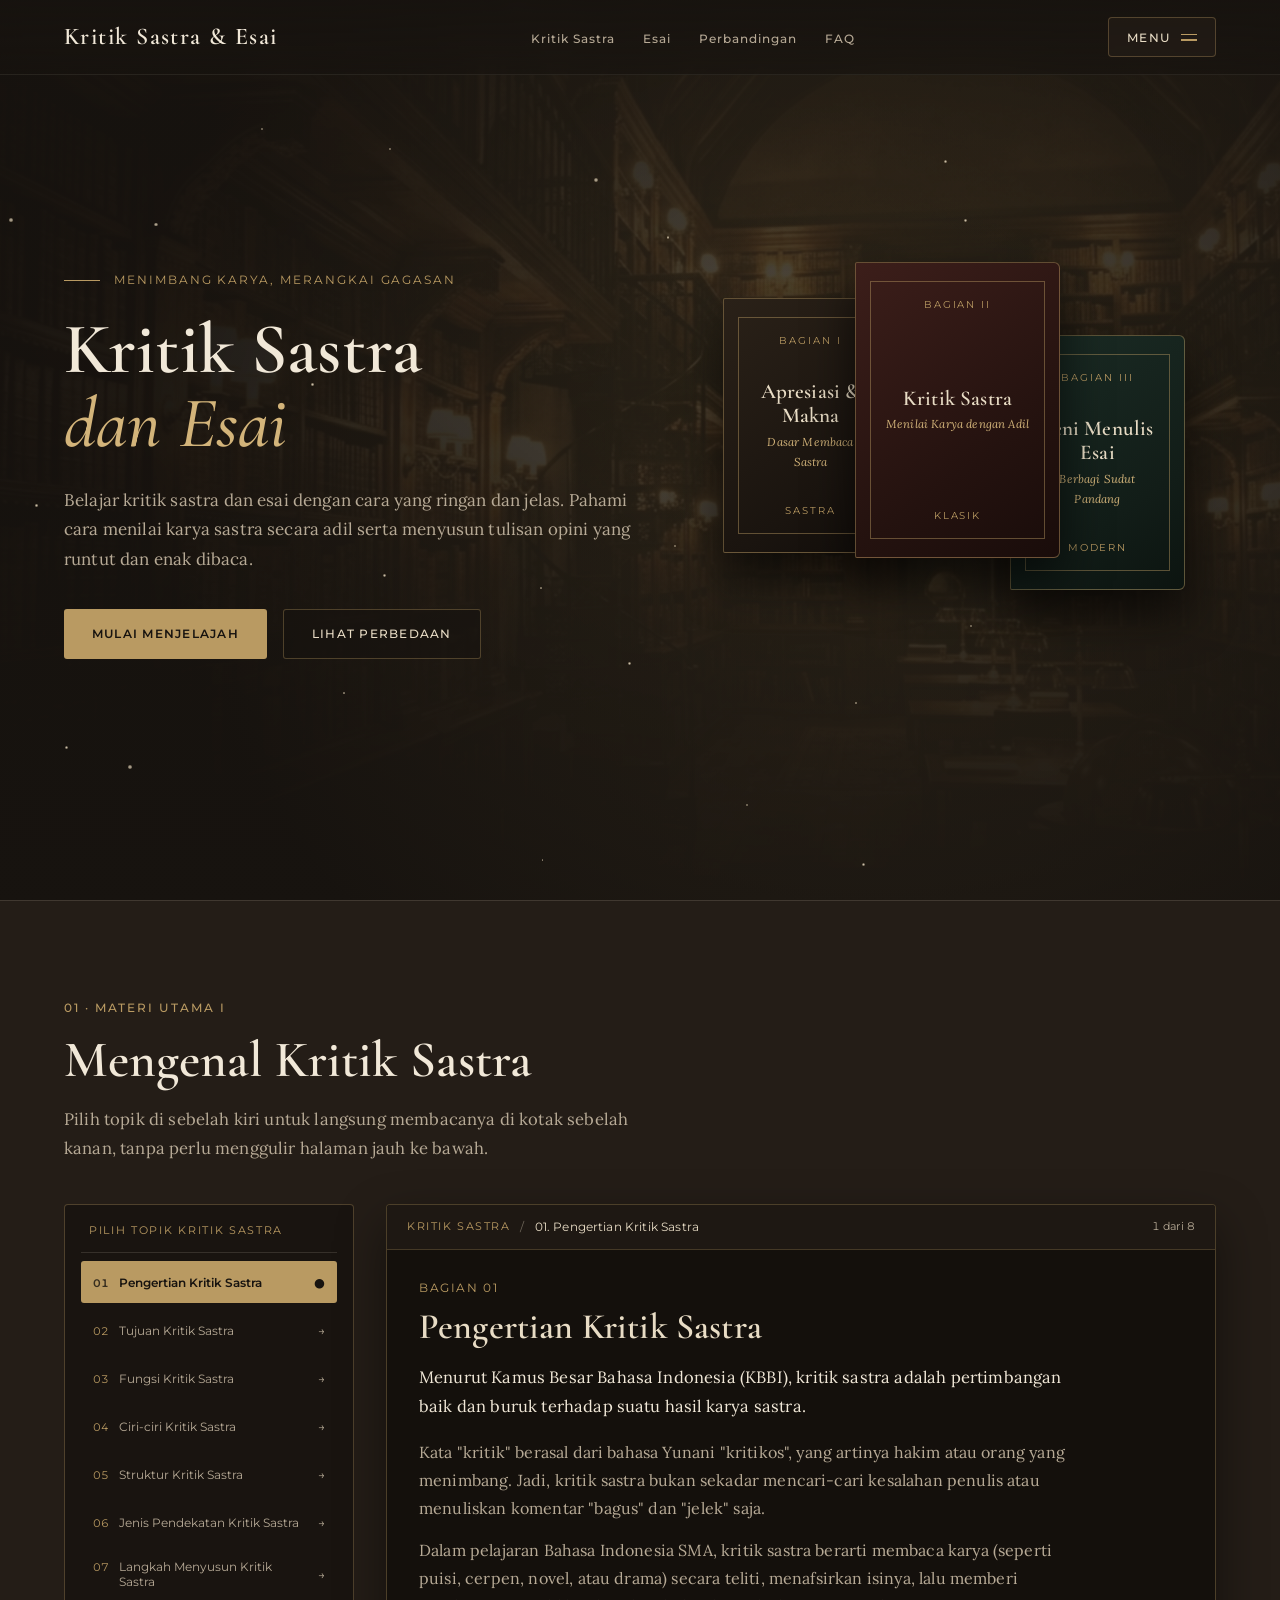
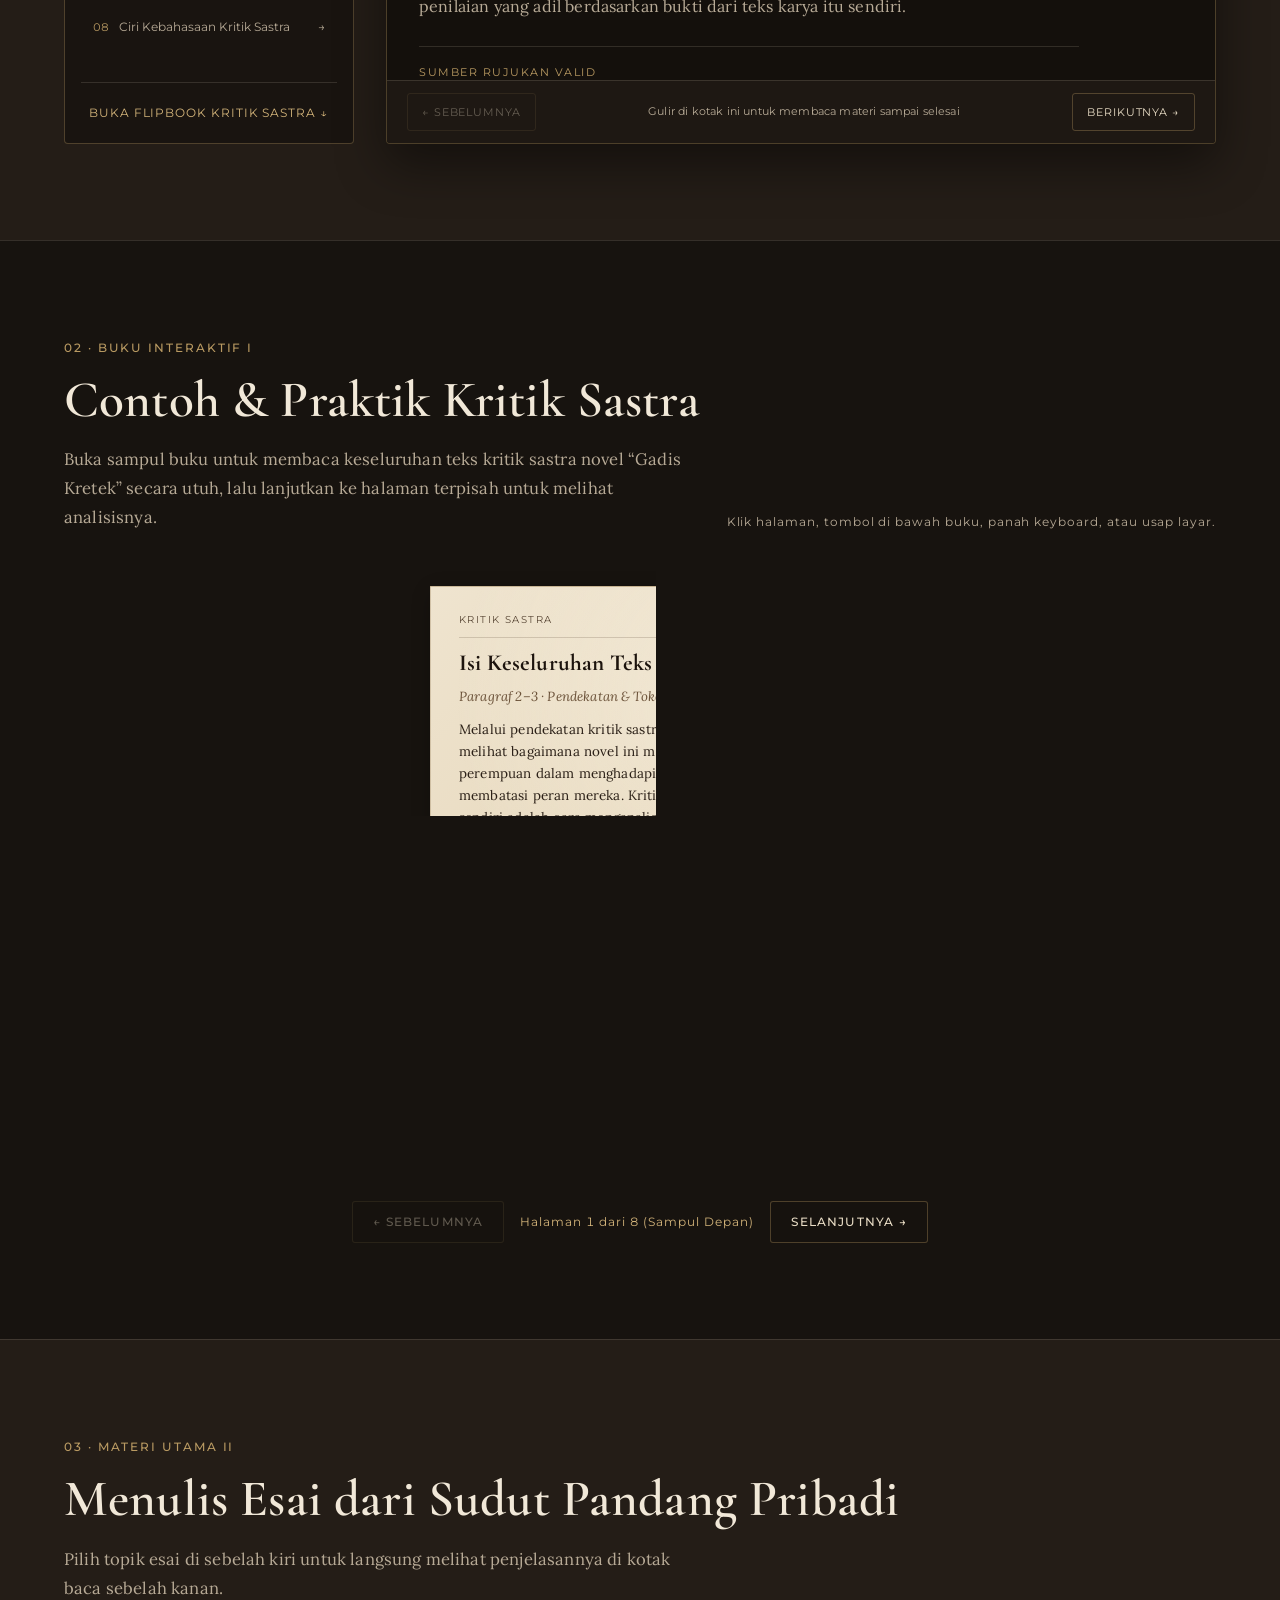
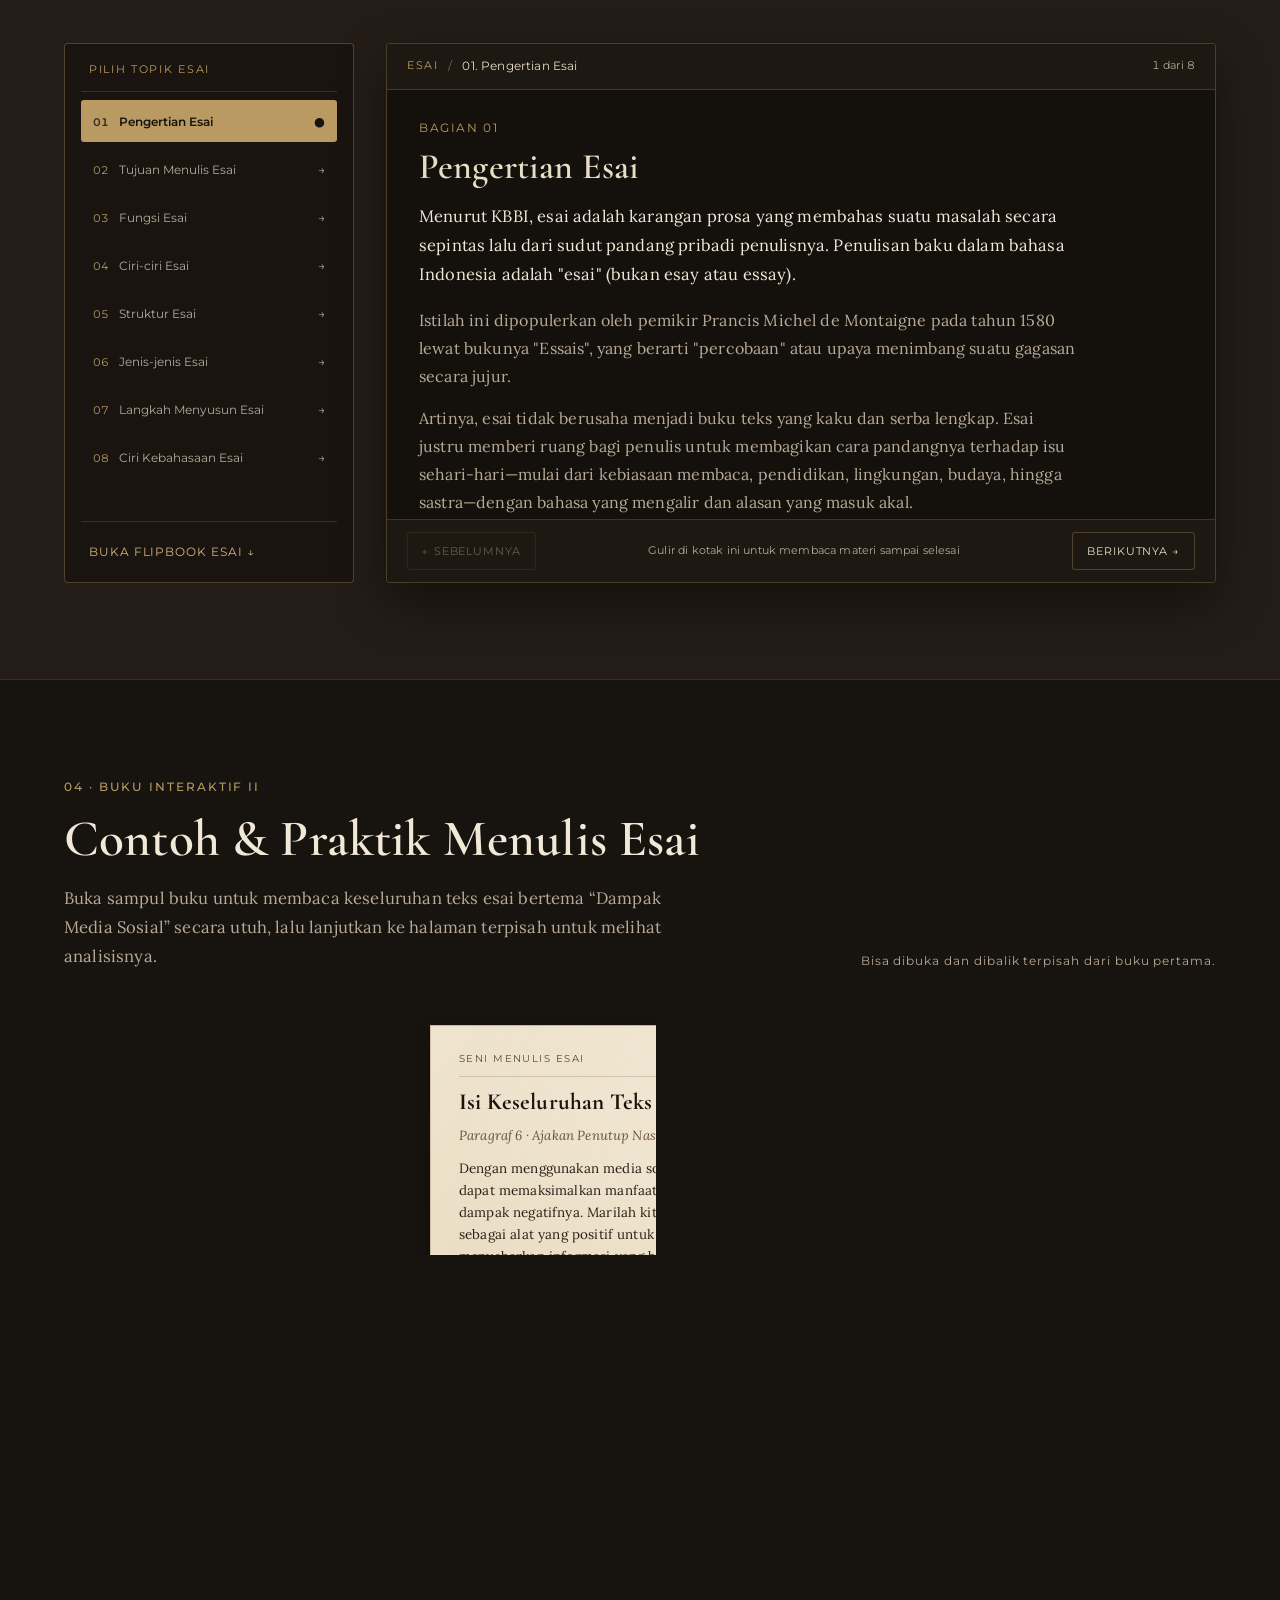
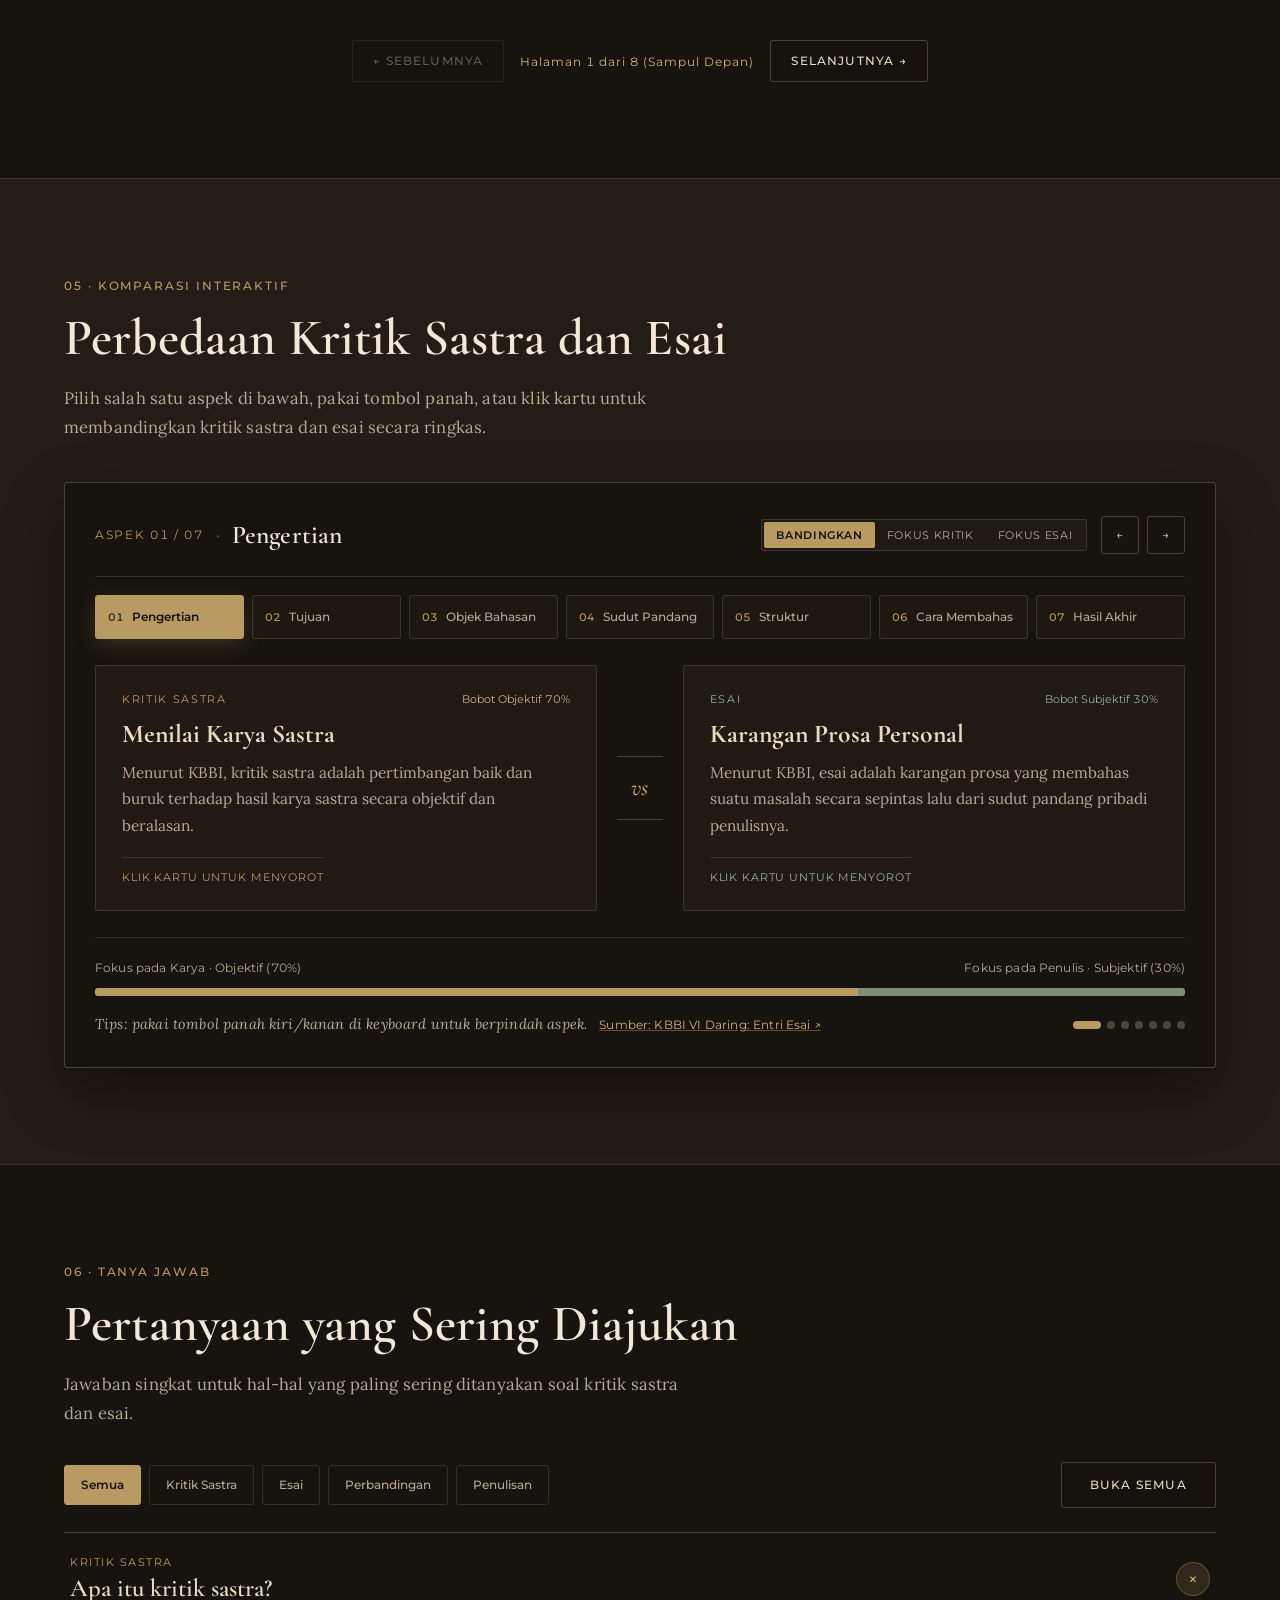
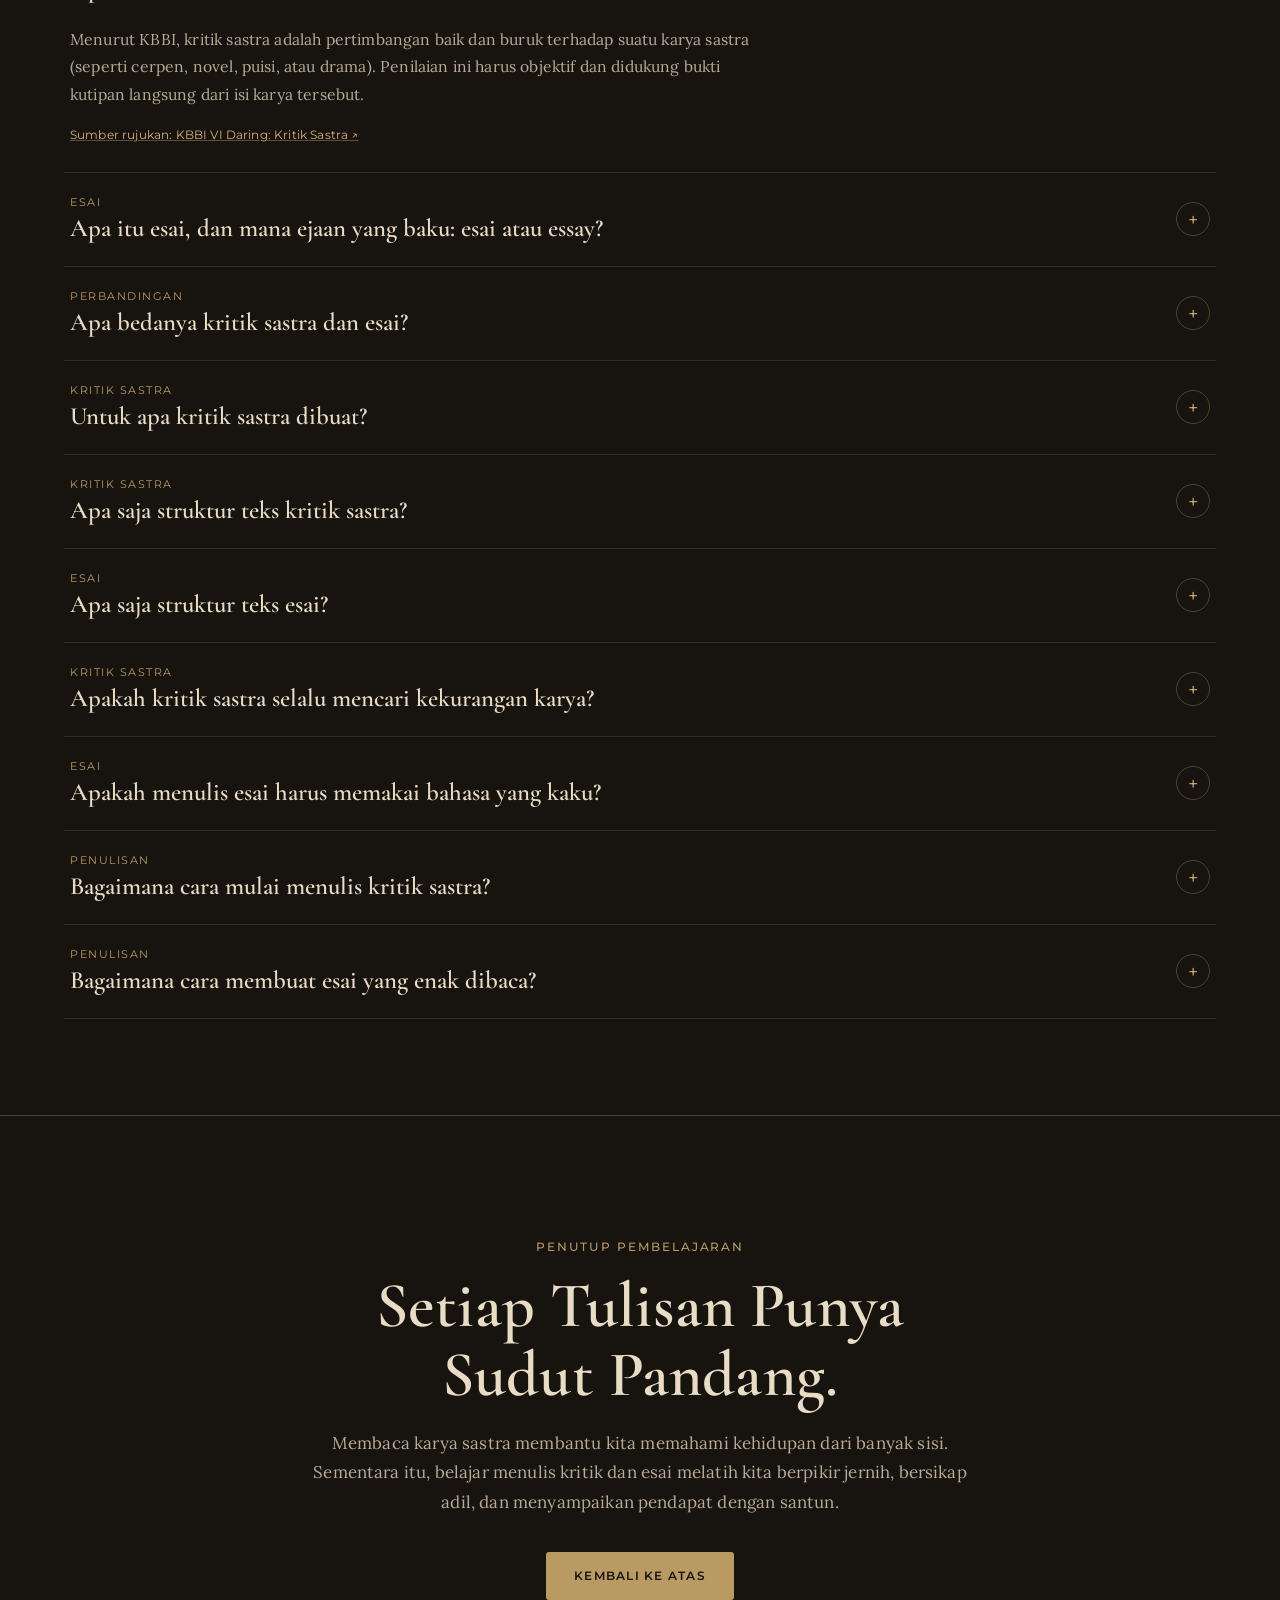
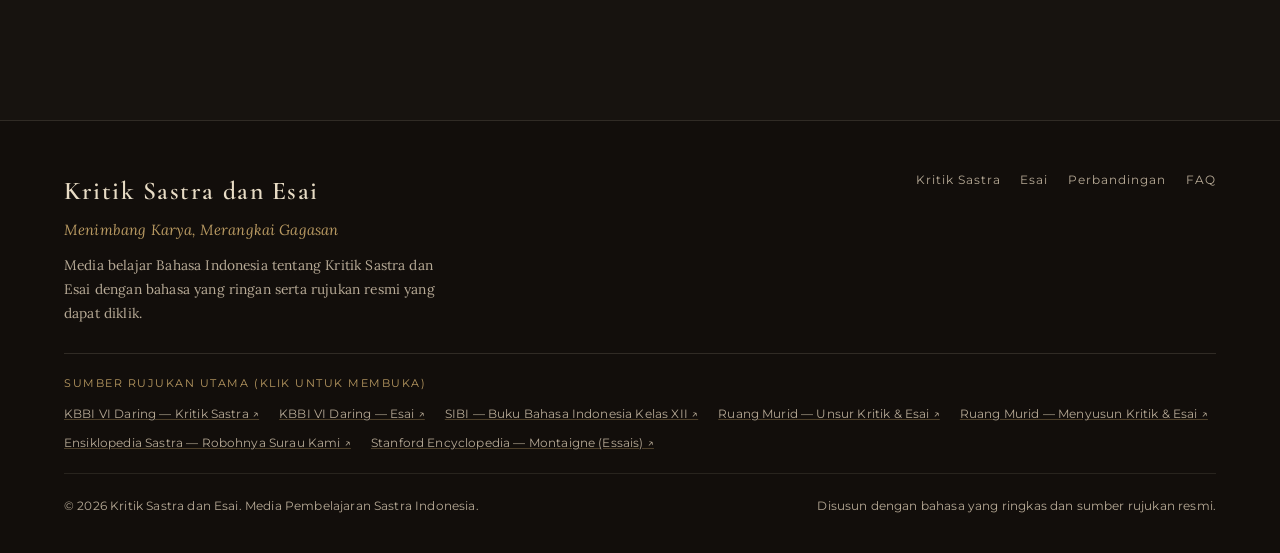
<file: literary.html>
<!doctype html>
<html lang="id">
<head>
  <meta charset="UTF-8" />
  <meta name="viewport" content="width=device-width, initial-scale=1.0" />
  <title>Kritik Sastra dan Esai — Menimbang Karya, Merangkai Gagasan</title>
  <meta name="description" content="Media pembelajaran interaktif Bahasa Indonesia mengenai Kritik Sastra dan Esai dengan pengalaman parallax dan buku interaktif." />
  <link rel="preconnect" href="https://fonts.googleapis.com" />
  <link rel="preconnect" href="https://fonts.gstatic.com" crossorigin />
  <link href="https://fonts.googleapis.com/css2?family=Cormorant+Garamond:ital,wght@0,400;0,500;0,600;0,700;1,400;1,600&family=Lora:ital,wght@0,400;0,500;0,600;1,400&family=Montserrat:wght@400;500;600&display=swap" rel="stylesheet" />

  <style>
    /* ==========================================================================
       1. DESIGN TOKENS, CUSTOM SCROLLBAR & BASE RESET
       ========================================================================== */
    :root {
      --bg-primary: #17130F;
      --bg-secondary: #241D17;
      --bg-elevated: #2D241C;
      --parchment: #E8DCC5;
      --parchment-ink: #241B14;
      --parchment-muted: #5A4837;
      --gold: #B99A62;
      --gold-bright: #D3B47A;
      --text-primary: #F1E8D8;
      --text-secondary: #B7AA96;
      --hairline: rgba(232, 220, 197, 0.14);
      --hairline-gold: rgba(185, 154, 98, 0.34);

      --font-display: 'Cormorant Garamond', Georgia, serif;
      --font-body: 'Lora', Georgia, serif;
      --font-ui: 'Montserrat', system-ui, -apple-system, sans-serif;

      --ease-editorial: cubic-bezier(0.16, 1, 0.3, 1);
      --ease-page: cubic-bezier(0.645, 0.045, 0.355, 1);
    }

    *, *::before, *::after {
      box-sizing: border-box;
      margin: 0;
      padding: 0;
    }

    html {
      scroll-behavior: smooth;
      background-color: var(--bg-primary);
      color: var(--text-primary);
      font-size: 16px;
      overflow-x: hidden;
      scrollbar-width: thin;
      scrollbar-color: #B99A62 #17130F;
    }

    /* Custom Dark Academia Scrollbar */
    ::-webkit-scrollbar {
      width: 10px;
      height: 10px;
    }

    ::-webkit-scrollbar-track {
      background: #120E0B;
      border-left: 1px solid rgba(185, 154, 98, 0.14);
    }

    ::-webkit-scrollbar-thumb {
      background: linear-gradient(180deg, #B99A62 0%, #8A6F3E 100%);
      border-radius: 5px;
      border: 2px solid #120E0B;
    }

    ::-webkit-scrollbar-thumb:hover {
      background: linear-gradient(180deg, #D3B47A 0%, #B99A62 100%);
    }

    body {
      font-family: var(--font-body);
      background-color: var(--bg-primary);
      color: var(--text-primary);
      line-height: 1.75;
      letter-spacing: 0.01em;
      overflow-x: hidden;
      -webkit-font-smoothing: antialiased;
    }

    img { display: block; max-width: 100%; }
    button { font-family: inherit; color: inherit; background: none; border: none; cursor: pointer; }
    a { color: inherit; text-decoration: none; }

    button:focus-visible, a:focus-visible, [tabindex]:focus-visible {
      outline: 2px solid var(--gold-bright);
      outline-offset: 3px;
    }

    .container {
      width: 100%;
      max-width: 1200px;
      margin: 0 auto;
      padding: 0 24px;
    }

    .section {
      position: relative;
      padding: 96px 0;
      border-top: 1px solid var(--hairline);
    }

    .section--alt { background-color: var(--bg-secondary); }

    .section-kicker {
      font-family: var(--font-ui);
      font-size: 0.75rem;
      font-weight: 500;
      letter-spacing: 0.16em;
      text-transform: uppercase;
      color: var(--gold);
      margin-bottom: 14px;
    }

    .section-title {
      font-family: var(--font-display);
      font-size: clamp(2.15rem, 4vw, 3.35rem);
      font-weight: 600;
      line-height: 1.12;
      color: var(--text-primary);
      text-wrap: balance;
      margin-bottom: 16px;
    }

    .section-subtitle {
      font-family: var(--font-body);
      font-size: 1.04rem;
      color: var(--text-secondary);
      max-width: 62ch;
      line-height: 1.75;
    }

    .tabular-nums { font-variant-numeric: tabular-nums; }

    .reveal {
      opacity: 0;
      transform: translateY(20px);
      transition: opacity 0.8s var(--ease-editorial), transform 0.8s var(--ease-editorial);
    }
    .reveal.is-visible { opacity: 1; transform: translateY(0); }

    @media (prefers-reduced-motion: reduce) {
      html { scroll-behavior: auto; }
      .reveal { opacity: 1; transform: none; transition: none; }
      * { animation-duration: 0.01ms !important; transition-duration: 0.01ms !important; }
    }

    /* ==========================================================================
       2. SCROLL PROGRESS & CUSTOM CURSOR
       ========================================================================== */
    .scroll-progress {
      position: fixed;
      top: 0; left: 0;
      height: 2px; width: 0%;
      background: linear-gradient(90deg, var(--gold), var(--gold-bright));
      z-index: 120;
      pointer-events: none;
    }

    .custom-cursor-dot, .custom-cursor-ring {
      position: fixed; top: 0; left: 0;
      pointer-events: none; z-index: 200;
      border-radius: 50%; opacity: 0;
      transform: translate(-50%, -50%);
      transition: opacity 0.25s ease, width 0.22s var(--ease-editorial), height 0.22s var(--ease-editorial), background-color 0.22s ease;
    }
    .custom-cursor-dot { width: 6px; height: 6px; background-color: var(--gold-bright); }
    .custom-cursor-ring { width: 34px; height: 34px; border: 1px solid rgba(185, 154, 98, 0.55); }
    .custom-cursor-ring.is-hover { width: 50px; height: 50px; background-color: rgba(185, 154, 98, 0.08); }

    @media (hover: none), (pointer: coarse) {
      .custom-cursor-dot, .custom-cursor-ring { display: none !important; }
    }

    /* ==========================================================================
       3. NAVBAR & FULLSCREEN OVERLAY
       ========================================================================== */
    .navbar {
      position: fixed; top: 0; left: 0; right: 0; z-index: 90;
      padding: 16px 0;
      background: linear-gradient(to bottom, rgba(23, 19, 15, 0.92), rgba(23, 19, 15, 0.65));
      backdrop-filter: blur(10px);
      -webkit-backdrop-filter: blur(10px);
      border-bottom: 1px solid rgba(232, 220, 197, 0.08);
      transition: padding 0.3s var(--ease-editorial), background-color 0.3s ease;
    }
    .navbar.is-scrolled {
      padding: 12px 0;
      background: rgba(23, 19, 15, 0.95);
      border-bottom-color: var(--hairline-gold);
    }
    .navbar__inner { display: flex; align-items: center; justify-content: space-between; gap: 32px; }
    .navbar__brand {
      font-family: var(--font-display);
      font-size: 1.5rem;
      font-weight: 600;
      letter-spacing: 0.06em;
      color: var(--text-primary);
      white-space: nowrap;
      flex-shrink: 0;
    }
    .navbar__links { display: flex; align-items: center; gap: 28px; list-style: none; }
    .navbar__link {
      font-family: var(--font-ui); font-size: 0.78rem; font-weight: 500;
      letter-spacing: 0.08em; color: var(--text-secondary);
      white-space: nowrap; flex-shrink: 0; position: relative; padding: 4px 0;
      transition: color 0.2s ease;
    }
    .navbar__link::after {
      content: ""; position: absolute; left: 0; bottom: 0; width: 100%; height: 1px;
      background-color: var(--gold); transform: scaleX(0); transform-origin: right;
      transition: transform 0.25s var(--ease-editorial);
    }
    .navbar__link:hover { color: var(--text-primary); }
    .navbar__link:hover::after { transform: scaleX(1); transform-origin: left; }

    .navbar__menu-btn {
      display: inline-flex; align-items: center; gap: 10px;
      padding: 9px 18px; min-height: 40px;
      border: 1px solid var(--hairline-gold); border-radius: 4px;
      font-family: var(--font-ui); font-size: 0.75rem; font-weight: 500;
      letter-spacing: 0.1em; text-transform: uppercase;
      color: var(--parchment); background-color: rgba(36, 29, 23, 0.7);
      white-space: nowrap; flex-shrink: 0;
      transition: background-color 0.2s ease, border-color 0.2s ease;
    }
    .navbar__menu-btn:hover { background-color: var(--bg-elevated); border-color: var(--gold-bright); }
    .menu-lines { display: flex; flex-direction: column; gap: 4px; width: 16px; }
    .menu-lines span { display: block; height: 1.5px; width: 100%; background-color: var(--gold); }

    @media (max-width: 980px) { .navbar__links { display: none; } }

    .nav-overlay {
      position: fixed; inset: 0; z-index: 150;
      background: radial-gradient(circle at 75% 25%, rgba(61, 46, 32, 0.45), rgba(16, 13, 10, 0.98) 65%);
      backdrop-filter: blur(16px); -webkit-backdrop-filter: blur(16px);
      display: flex; flex-direction: column; justify-content: space-between;
      padding: 28px 24px 42px;
      opacity: 0; visibility: hidden; pointer-events: none;
      transition: opacity 0.4s var(--ease-editorial), visibility 0.4s ease;
    }
    .nav-overlay.is-open { opacity: 1; visibility: visible; pointer-events: auto; }
    .nav-overlay__top {
      max-width: 1200px; width: 100%; margin: 0 auto;
      display: flex; align-items: center; justify-content: space-between;
      padding-bottom: 18px; border-bottom: 1px solid var(--hairline);
    }
    .nav-overlay__close {
      min-width: 44px; min-height: 44px; padding: 8px 18px;
      border: 1px solid var(--hairline-gold); border-radius: 4px;
      font-family: var(--font-ui); font-size: 0.75rem;
      letter-spacing: 0.12em; text-transform: uppercase; color: var(--parchment);
    }
    .nav-overlay__body {
      max-width: 1200px; width: 100%; margin: auto;
      display: grid; grid-template-columns: 1.5fr 1fr; gap: 48px; align-items: center; padding: 24px 0;
    }
    .nav-overlay__list { list-style: none; display: flex; flex-direction: column; gap: 6px; }
    .nav-overlay__item a {
      display: inline-flex; align-items: baseline; gap: 18px;
      font-family: var(--font-display); font-size: clamp(1.75rem, 3.8vw, 3rem);
      font-weight: 500; line-height: 1.22; color: var(--text-secondary); padding: 4px 0;
      transition: color 0.25s ease, transform 0.3s var(--ease-editorial);
    }
    .nav-overlay__item a span.num { font-family: var(--font-ui); font-size: 0.75rem; color: var(--gold); }
    .nav-overlay__item a:hover { color: var(--parchment); transform: translateX(12px); }
    .nav-overlay__aside { border-top: 1px solid var(--hairline-gold); border-bottom: 1px solid var(--hairline-gold); padding: 28px 0; }
    .nav-overlay__aside p { color: var(--text-secondary); margin-bottom: 14px; }
    .nav-overlay__aside cite { font-family: var(--font-display); font-style: italic; font-size: 1.25rem; color: var(--gold-bright); }
    @media (max-width: 820px) {
      .nav-overlay__body { grid-template-columns: 1fr; }
      .nav-overlay__aside { display: none; }
    }

    /* ==========================================================================
       4. HERO SECTION (MULTI-LAYER PARALLAX & 3D BOOKS)
       ========================================================================== */
    .hero {
      position: relative;
      min-height: 100vh;
      display: flex;
      align-items: center;
      padding: 112px 0 84px;
      overflow: hidden;
      background-color: var(--bg-primary);
    }
    .hero__backdrop {
      position: absolute; inset: -8%; z-index: 0; will-change: transform;
      background: radial-gradient(ellipse at 65% 35%, rgba(185, 154, 98, 0.16), transparent 60%), linear-gradient(135deg, #1b140e 0%, #0f0c09 100%);
    }
    .hero__backdrop img { width: 100%; height: 100%; object-fit: cover; opacity: 0.38; filter: sepia(20%) contrast(1.06); }
    .hero__midlayer { position: absolute; inset: 0; z-index: 1; pointer-events: none; will-change: transform; }
    .hero__scrim {
      position: absolute; inset: 0;
      background: radial-gradient(circle at 68% 45%, rgba(185, 154, 98, 0.12) 0%, rgba(23, 19, 15, 0.88) 72%),
                  linear-gradient(to bottom, rgba(23, 19, 15, 0.72) 0%, rgba(23, 19, 15, 0.42) 45%, #17130F 100%);
    }
    .hero__particles { position: absolute; inset: 0; overflow: hidden; }
    .dust-particle {
      position: absolute; border-radius: 50%;
      background: radial-gradient(circle, rgba(232, 220, 197, 0.85), rgba(185, 154, 98, 0.2));
      animation: dustDrift linear infinite;
    }
    @keyframes dustDrift {
      0% { transform: translateY(0) translateX(0); opacity: 0; }
      20% { opacity: 0.65; } 80% { opacity: 0.45; }
      100% { transform: translateY(-110px) translateX(24px); opacity: 0; }
    }

    .hero__grid { position: relative; z-index: 3; display: grid; grid-template-columns: 1.05fr 0.95fr; gap: 48px; align-items: center; }
    .hero__brand-line {
      display: flex; align-items: center; gap: 14px;
      font-family: var(--font-ui); font-size: 0.76rem; letter-spacing: 0.16em;
      text-transform: uppercase; color: var(--gold); margin-bottom: 22px;
      opacity: 0; transform: translateY(14px); animation: heroFadeUp 0.8s var(--ease-editorial) 0.1s forwards;
    }
    .hero__brand-rule { width: 36px; height: 1px; background-color: var(--gold); }
    .hero__title {
      font-family: var(--font-display); font-size: clamp(2.85rem, 5.6vw, 4.9rem);
      font-weight: 600; line-height: 1.04; color: var(--text-primary);
      text-wrap: balance; margin-bottom: 24px;
      opacity: 0; transform: translateY(18px); animation: heroFadeUp 0.9s var(--ease-editorial) 0.25s forwards;
    }
    .hero__title em { font-style: italic; color: var(--gold-bright); font-weight: 500; }
    .hero__desc {
      font-size: 1.06rem; color: var(--text-secondary); max-width: 52ch; margin-bottom: 34px;
      opacity: 0; transform: translateY(18px); animation: heroFadeUp 0.9s var(--ease-editorial) 0.42s forwards;
    }
    .hero__actions {
      display: flex; flex-wrap: wrap; gap: 16px;
      opacity: 0; transform: translateY(18px); animation: heroFadeUp 0.9s var(--ease-editorial) 0.56s forwards;
    }

    .btn-primary {
      display: inline-flex; align-items: center; justify-content: center; gap: 10px;
      padding: 13px 28px; min-height: 46px; background-color: var(--gold); color: #17130F;
      font-family: var(--font-ui); font-size: 0.78rem; font-weight: 600;
      letter-spacing: 0.1em; text-transform: uppercase; border-radius: 3px; white-space: nowrap;
      transition: background-color 0.2s ease, transform 0.2s var(--ease-editorial);
    }
    .btn-primary:hover { background-color: var(--gold-bright); transform: translateY(-2px); }
    .btn-secondary {
      display: inline-flex; align-items: center; justify-content: center; gap: 10px;
      padding: 13px 28px; min-height: 46px; border: 1px solid var(--hairline-gold); color: var(--parchment);
      font-family: var(--font-ui); font-size: 0.78rem; font-weight: 500;
      letter-spacing: 0.1em; text-transform: uppercase; border-radius: 3px;
      background-color: rgba(23, 19, 15, 0.55); white-space: nowrap;
      transition: border-color 0.2s ease, background-color 0.2s ease, transform 0.2s var(--ease-editorial);
    }
    .btn-secondary:hover { border-color: var(--gold-bright); background-color: rgba(45, 36, 28, 0.85); transform: translateY(-2px); }

    @keyframes heroFadeUp { to { opacity: 1; transform: translateY(0); } }

    .hero__books-stage {
      position: relative; height: 460px; perspective: 1400px;
      display: flex; align-items: center; justify-content: center; will-change: transform;
    }
    .floating-book-wrap { position: absolute; transform-style: preserve-3d; opacity: 0; animation: bookAppear 1s var(--ease-editorial) forwards; }
    .floating-book-wrap--left { left: 6%; top: 14%; z-index: 2; animation-delay: 0.35s; }
    .floating-book-wrap--center { left: 31%; top: 6%; z-index: 4; animation-delay: 0.5s; }
    .floating-book-wrap--right { right: 6%; top: 22%; z-index: 3; animation-delay: 0.65s; }
    @keyframes bookAppear { from { opacity: 0; transform: translateY(36px) scale(0.95); } to { opacity: 1; transform: translateY(0) scale(1); } }

    .hero-book { position: relative; width: 175px; height: 255px; transform-style: preserve-3d; }
    .hero-book--center { width: 205px; height: 296px; animation: floatCenter 7s ease-in-out infinite; }
    .hero-book--left { animation: floatLeft 8.2s ease-in-out infinite; }
    .hero-book--right { animation: floatRight 7.6s ease-in-out infinite; }
    @keyframes floatCenter {
      0%, 100% { transform: rotateY(-22deg) rotateX(8deg) rotateZ(-2deg) translateY(0px); }
      50% { transform: rotateY(-17deg) rotateX(11deg) rotateZ(-1deg) translateY(-14px); }
    }
    @keyframes floatLeft {
      0%, 100% { transform: rotateY(24deg) rotateX(10deg) rotateZ(-7deg) translateY(0px); }
      50% { transform: rotateY(19deg) rotateX(7deg) rotateZ(-5deg) translateY(-11px); }
    }
    @keyframes floatRight {
      0%, 100% { transform: rotateY(-28deg) rotateX(6deg) rotateZ(7deg) translateY(0px); }
      50% { transform: rotateY(-23deg) rotateX(9deg) rotateZ(5deg) translateY(-16px); }
    }

    .hero-book__front {
      position: absolute; inset: 0; border-radius: 2px 6px 6px 2px; padding: 18px 14px;
      backface-visibility: hidden; border: 1px solid rgba(185, 154, 98, 0.45);
      box-shadow: 0 24px 48px rgba(0, 0, 0, 0.65); transform: translateZ(14px);
    }
    .hero-book__front--mahogany { background: linear-gradient(145deg, #3c1e1a 0%, #24120f 65%, #190c0a 100%); }
    .hero-book__front--obsidian { background: linear-gradient(145deg, #2a2118 0%, #1a140f 70%, #110d0a 100%); }
    .hero-book__front--emerald { background: linear-gradient(145deg, #1b2c25 0%, #121d18 68%, #0c1410 100%); }
    .hero-book__frame {
      border: 1px solid rgba(185, 154, 98, 0.45); height: 100%; padding: 14px 10px;
      display: flex; flex-direction: column; justify-content: space-between; text-align: center;
    }
    .hero-book__roman { font-family: var(--font-ui); font-size: 0.62rem; letter-spacing: 0.2em; color: var(--gold); }
    .hero-book__name { font-family: var(--font-display); font-size: 1.32rem; font-weight: 600; line-height: 1.15; color: var(--parchment); }
    .hero-book__sub { font-family: var(--font-body); font-style: italic; font-size: 0.72rem; color: var(--gold-bright); margin-top: 4px; }
    .hero-book__spine {
      position: absolute; top: 0; bottom: 0; left: 0; width: 28px;
      background: linear-gradient(to right, #120d09, #2d2116 45%, #120d09);
      transform: rotateY(-90deg) translateZ(14px);
      border-left: 1px solid rgba(185, 154, 98, 0.3); border-right: 1px solid rgba(185, 154, 98, 0.3);
    }
    .hero-book__pages {
      position: absolute; top: 4px; bottom: 4px; right: 0; width: 26px;
      background: repeating-linear-gradient(to right, #d8cbb2 0px, #c7b79b 2px, #e8dcc5 3px);
      transform: rotateY(90deg) translateZ(13px);
    }

    @media (max-width: 980px) {
      .hero__grid { grid-template-columns: 1fr; gap: 36px; }
      .hero__books-stage { height: 350px; }
      .hero-book--center { width: 175px; height: 252px; }
      .hero-book { width: 148px; height: 215px; }
    }
    @media (max-width: 560px) {
      .hero { padding: 98px 0 64px; }
      .hero__books-stage { height: 300px; }
      .floating-book-wrap--left { left: 2%; }
      .floating-book-wrap--center { left: 28%; }
      .floating-book-wrap--right { right: 2%; }
      .hero-book--center { width: 145px; height: 210px; }
      .hero-book { width: 122px; height: 178px; }
      .hero-book__name { font-size: 1.05rem; }
    }

    /* ==========================================================================
       5. EMBEDDED IFRAME-STYLE READER FOR KRITIK SASTRA & ESAI
       ========================================================================== */
    .reader-grid {
      display: grid; grid-template-columns: 290px 1fr; gap: 32px; margin-top: 40px; align-items: stretch;
    }
    .reader-menu {
      border: 1px solid var(--hairline-gold); border-radius: 4px;
      background-color: rgba(23, 19, 15, 0.8); padding: 16px;
      display: flex; flex-direction: column; justify-content: space-between;
    }
    .reader-menu__head {
      font-family: var(--font-ui); font-size: 0.7rem; letter-spacing: 0.15em; text-transform: uppercase;
      color: var(--gold); padding: 0 8px 12px; margin-bottom: 8px; border-bottom: 1px solid var(--hairline);
    }
    .reader-menu__list { display: flex; flex-direction: column; gap: 6px; }
    .reader-menu__btn {
      width: 100%; text-align: left; padding: 10px 12px; min-height: 42px;
      border-radius: 3px; font-family: var(--font-ui); font-size: 0.78rem;
      color: var(--text-secondary); display: flex; align-items: center; justify-content: space-between; gap: 8px;
      transition: background-color 0.2s ease, color 0.2s ease;
    }
    .reader-menu__btn:hover { color: var(--parchment); background-color: rgba(232, 220, 197, 0.05); }
    .reader-menu__btn.is-active { background-color: var(--gold); color: #17130F; font-weight: 600; }
    .reader-menu__btn .idx { font-size: 0.7rem; color: var(--gold); font-variant-numeric: tabular-nums; flex-shrink: 0; }
    .reader-menu__btn.is-active .idx { color: rgba(23, 19, 15, 0.8); }
    .reader-menu__foot { margin-top: 20px; padding: 14px 8px 2px; border-top: 1px solid var(--hairline); }
    .reader-menu__foot a { font-family: var(--font-ui); font-size: 0.72rem; letter-spacing: 0.08em; text-transform: uppercase; color: var(--gold-bright); }

    /* Right-side Embedded Frame Viewport */
    .reader-frame {
      border: 1px solid var(--hairline-gold); border-radius: 4px;
      background-color: #14100C;
      box-shadow: 0 20px 50px rgba(0, 0, 0, 0.45);
      display: flex; flex-direction: column;
      height: 540px; overflow: hidden;
    }
    .reader-frame__bar {
      padding: 12px 20px; background-color: #1E1813; border-bottom: 1px solid rgba(185, 154, 98, 0.25);
      display: flex; flex-wrap: wrap; align-items: center; justify-content: space-between; gap: 12px; flex-shrink: 0;
    }
    .reader-frame__path { font-family: var(--font-ui); font-size: 0.74rem; color: var(--parchment); display: flex; align-items: center; gap: 10px; }
    .reader-frame__path span.cat { font-size: 0.7rem; letter-spacing: 0.14em; text-transform: uppercase; color: var(--gold); }
    .reader-frame__count { font-family: var(--font-ui); font-size: 0.7rem; color: var(--text-secondary); font-variant-numeric: tabular-nums; }

    .reader-frame__body { flex: 1; overflow-y: auto; padding: 28px 32px; }
    .reader-frame__inner { max-width: 66ch; }
    .reader-frame__num { font-family: var(--font-ui); font-size: 0.72rem; letter-spacing: 0.14em; text-transform: uppercase; color: var(--gold); margin-bottom: 8px; }
    .reader-frame__title { font-family: var(--font-display); font-size: clamp(1.75rem, 2.8vw, 2.4rem); font-weight: 600; color: var(--parchment); line-height: 1.18; margin-bottom: 14px; }
    .reader-frame__lead { font-size: 1.03rem; color: var(--text-primary); margin-bottom: 18px; }
    .reader-frame__p { color: var(--text-secondary); margin-bottom: 14px; }
    .reader-frame__list { list-style: none; display: flex; flex-direction: column; gap: 12px; margin-top: 14px; }
    .reader-frame__list li { padding: 15px 18px; background-color: rgba(36, 29, 23, 0.75); border: 1px solid var(--hairline); border-radius: 3px; }
    .reader-frame__list li strong { display: block; font-family: var(--font-display); font-size: 1.22rem; color: var(--gold-bright); margin-bottom: 4px; }
    .reader-frame__list li p { font-size: 0.94rem; color: var(--text-secondary); line-height: 1.68; }

    .editorial-excerpt {
      margin-top: 16px; padding: 24px 26px;
      background: linear-gradient(145deg, rgba(232, 220, 197, 0.06), rgba(36, 29, 23, 0.85));
      border: 1px solid var(--hairline-gold); border-radius: 3px;
    }
    .editorial-excerpt__header { font-family: var(--font-ui); font-size: 0.72rem; letter-spacing: 0.14em; text-transform: uppercase; color: var(--gold); margin-bottom: 8px; }
    .editorial-excerpt h4 { font-family: var(--font-display); font-size: 1.5rem; color: var(--parchment); margin-bottom: 12px; }
    .editorial-excerpt p { font-size: 0.96rem; color: var(--text-secondary); margin-bottom: 12px; }
    .editorial-excerpt p:last-child { margin-bottom: 0; }

    .reader-sources { margin-top: 26px; padding-top: 16px; border-top: 1px solid var(--hairline); }
    .reader-sources__label { font-family: var(--font-ui); font-size: 0.68rem; letter-spacing: 0.14em; text-transform: uppercase; color: var(--gold); margin-bottom: 10px; }
    .reader-sources__list { display: flex; flex-wrap: wrap; gap: 8px; }
    .reader-source-chip {
      display: inline-flex; align-items: center; gap: 6px; padding: 6px 12px;
      background-color: var(--bg-secondary); border: 1px solid var(--hairline-gold); border-radius: 3px;
      font-family: var(--font-ui); font-size: 0.72rem; color: var(--parchment);
      transition: border-color 0.2s ease, color 0.2s ease;
    }
    .reader-source-chip:hover { border-color: var(--gold-bright); color: var(--gold-bright); }

    .reader-frame__foot {
      padding: 12px 20px; background-color: #1E1813; border-top: 1px solid var(--hairline);
      display: flex; align-items: center; justify-content: space-between; gap: 14px; flex-shrink: 0;
    }
    .reader-frame__navbtn {
      padding: 8px 14px; min-height: 38px; border: 1px solid var(--hairline-gold); border-radius: 3px;
      font-family: var(--font-ui); font-size: 0.7rem; letter-spacing: 0.08em; text-transform: uppercase; color: var(--parchment);
      transition: background-color 0.2s ease, opacity 0.2s ease;
    }
    .reader-frame__navbtn:hover:not(:disabled) { background-color: var(--bg-elevated); }
    .reader-frame__navbtn:disabled { opacity: 0.35; cursor: not-allowed; }
    .reader-frame__hint { font-family: var(--font-ui); font-size: 0.7rem; color: var(--text-secondary); }

    @media (max-width: 940px) {
      .reader-grid { grid-template-columns: 1fr; }
      .reader-menu__list { display: grid; grid-template-columns: repeat(auto-fit, minmax(180px, 1fr)); gap: 6px; }
      .reader-frame { height: 500px; }
      .reader-frame__body { padding: 22px 20px; }
      .reader-frame__hint { display: none; }
    }

    /* ==========================================================================
       7. FLIPBOOKS (REALISTIC 3D PAGE-TURNING)
       ========================================================================== */
    .flipbook-section-head { display: flex; flex-wrap: wrap; align-items: flex-end; justify-content: space-between; gap: 20px; margin-bottom: 38px; }
    .flipbook-hint { font-family: var(--font-ui); font-size: 0.74rem; letter-spacing: 0.08em; color: var(--text-secondary); }
    .flipbook-wrapper { display: flex; flex-direction: column; align-items: center; gap: 26px; width: 100%; }
    .flipbook-stage { width: 100%; display: flex; justify-content: center; align-items: center; padding: 16px 0 24px; perspective: 2200px; }

    .book-3d {
      position: relative; width: 840px; max-width: 100%; aspect-ratio: 840 / 565;
      transform-style: preserve-3d; transition: transform 0.65s var(--ease-editorial); user-select: none;
    }
    .book-3d.is-cover-front { transform: translateX(-25%); }
    .book-3d.is-cover-back { transform: translateX(25%); }
    .book-3d__base-left, .book-3d__base-right { position: absolute; top: 0; width: 50%; height: 100%; border-radius: 3px; pointer-events: none; transition: opacity 0.4s ease; }
    .book-3d__base-left { left: 0; background: #14100c; box-shadow: -10px 24px 55px rgba(0,0,0,0.6); opacity: 0; }
    .book-3d.is-open .book-3d__base-left, .book-3d.is-cover-back .book-3d__base-left { opacity: 1; }
    .book-3d__base-right { right: 0; background: #14100c; box-shadow: 10px 24px 55px rgba(0,0,0,0.65); opacity: 0; }
    .book-3d.is-cover-front .book-3d__base-right, .book-3d.is-open .book-3d__base-right { opacity: 1; }
    .book-3d__spine {
      position: absolute; top: 0; bottom: 0; left: 50%; width: 18px; transform: translateX(-50%);
      background: linear-gradient(to right, rgba(0,0,0,0.42), rgba(255,255,255,0.06) 50%, rgba(0,0,0,0.42));
      z-index: 40; pointer-events: none; opacity: 0; transition: opacity 0.35s ease;
    }
    .book-3d.is-open .book-3d__spine { opacity: 1; }

    .book-leaf {
      position: absolute; top: 0; left: 50%; width: 50%; height: 100%;
      transform-origin: left center; transform-style: preserve-3d;
      transition: transform 0.78s var(--ease-page); cursor: pointer;
    }
    .book-leaf.is-flipped { transform: rotateY(-180deg); }
    .book-face { position: absolute; inset: 0; backface-visibility: hidden; -webkit-backface-visibility: hidden; overflow: hidden; display: flex; flex-direction: column; }
    .book-face--front { border-radius: 0 5px 5px 0; box-shadow: inset 12px 0 24px rgba(36,27,20,0.14), 4px 8px 22px rgba(0,0,0,0.32); }
    .book-face--back { transform: rotateY(180deg); border-radius: 5px 0 0 5px; box-shadow: inset -12px 0 24px rgba(36,27,20,0.14), -4px 8px 22px rgba(0,0,0,0.32); }
    .book-face::after {
      content: ""; position: absolute; inset: 0; pointer-events: none; opacity: 0;
      transition: opacity 0.38s ease; background: linear-gradient(to right, rgba(0,0,0,0.28), transparent 45%);
    }
    .book-leaf.is-turning .book-face::after { opacity: 1; }

    .page-parchment {
      background: radial-gradient(circle at 80% 20%, rgba(255,250,240,0.45), transparent 55%),
                  linear-gradient(135deg, #efe4cf 0%, #e5d6b9 60%, #dbc8a4 100%);
      color: var(--parchment-ink); padding: 24px 28px 20px;
      border: 1px solid rgba(120,92,54,0.25); height: 100%;
      display: flex; flex-direction: column; justify-content: space-between;
    }
    .page-parchment__wrap { min-height: 0; flex: 1; display: flex; flex-direction: column; }
    .page-parchment__head {
      display: flex; align-items: center; justify-content: space-between;
      border-bottom: 1px solid rgba(90,72,55,0.22); padding-bottom: 8px; margin-bottom: 12px;
      font-family: var(--font-ui); font-size: 0.64rem; letter-spacing: 0.14em; text-transform: uppercase; color: var(--parchment-muted);
    }
    .page-parchment__body { flex: 1; overflow: hidden; }
    .page-parchment__title { font-family: var(--font-display); font-size: 1.44rem; font-weight: 700; line-height: 1.16; color: #1c130d; margin-bottom: 8px; }
    .page-parchment__subtitle { font-family: var(--font-body); font-style: italic; font-size: 0.83rem; color: #6b5239; margin-bottom: 10px; }
    .page-parchment__text { font-size: 0.84rem; line-height: 1.64; color: #2b2017; }
    .page-parchment__text p { margin-bottom: 9px; }
    .page-parchment__text ul { padding-left: 18px; margin: 8px 0; }
    .page-parchment__text li { margin-bottom: 5px; }
    .page-parchment__foot {
      display: flex; align-items: center; justify-content: space-between;
      border-top: 1px solid rgba(90,72,55,0.2); padding-top: 8px; margin-top: 10px;
      font-family: var(--font-ui); font-size: 0.68rem; color: var(--parchment-muted); font-variant-numeric: tabular-nums;
    }
    .page-parchment__sources { margin-top: 12px; padding-top: 10px; border-top: 1px solid rgba(90,72,55,0.2); }
    .page-parchment__sources-label { font-family: var(--font-ui); font-size: 0.6rem; letter-spacing: 0.14em; text-transform: uppercase; color: var(--parchment-muted); margin-bottom: 4px; }
    .page-parchment__sources-list { display: flex; flex-wrap: wrap; gap: 4px 12px; }
    .page-parchment__source-link {
      font-family: var(--font-ui); font-size: 0.72rem; color: #6b4423;
      text-decoration: underline; text-decoration-color: rgba(107, 68, 35, 0.45);
      transition: color 0.2s ease;
    }
    .page-parchment__source-link:hover { color: #1c130d; }

    .page-cover { height: 100%; padding: 24px; display: flex; flex-direction: column; justify-content: space-between; color: var(--parchment); border: 1px solid rgba(185,154,98,0.55); }
    .page-cover--criticism { background: radial-gradient(circle at 30% 20%, rgba(185,154,98,0.14), transparent 55%), linear-gradient(155deg, #3c1c18 0%, #24100e 65%, #160a08 100%); }
    .page-cover--essay { background: radial-gradient(circle at 30% 20%, rgba(185,154,98,0.14), transparent 55%), linear-gradient(155deg, #1b2c24 0%, #111c17 65%, #0b120f 100%); }
    .page-cover__ornament {
      height: 100%; border: 1px solid rgba(185,154,98,0.55); padding: 24px 20px;
      display: flex; flex-direction: column; justify-content: space-between; align-items: center; text-align: center; position: relative;
    }
    .page-cover__ornament::before { content: ""; position: absolute; inset: 6px; border: 1px solid rgba(185,154,98,0.25); pointer-events: none; }
    .page-cover__edition { font-family: var(--font-ui); font-size: 0.68rem; letter-spacing: 0.2em; text-transform: uppercase; color: var(--gold); }
    .page-cover__title { font-family: var(--font-display); font-size: clamp(1.75rem, 2.8vw, 2.45rem); font-weight: 600; line-height: 1.12; color: var(--parchment); margin: 10px 0; }
    .page-cover__subtitle { font-family: var(--font-body); font-style: italic; font-size: 0.92rem; color: var(--gold-bright); max-width: 26ch; }
    .page-cover__sources { margin-top: 16px; display: flex; flex-wrap: wrap; justify-content: center; gap: 8px; position: relative; z-index: 2; }
    .page-cover__source-link {
      display: inline-flex; align-items: center; gap: 4px; padding: 5px 12px;
      border: 1px solid rgba(185,154,98,0.45); border-radius: 3px;
      font-family: var(--font-ui); font-size: 0.68rem; color: var(--parchment); transition: border-color 0.2s ease, color 0.2s ease;
    }
    .page-cover__source-link:hover { border-color: var(--gold-bright); color: var(--gold-bright); }
    .page-cover__crest { width: 48px; height: 48px; color: var(--gold); margin: 6px 0; }
    .page-cover__action { font-family: var(--font-ui); font-size: 0.68rem; letter-spacing: 0.16em; text-transform: uppercase; color: var(--gold); }

    .flipbook-controls { display: flex; flex-wrap: wrap; align-items: center; justify-content: center; gap: 16px; }
    .flipbook-btn {
      display: inline-flex; align-items: center; gap: 8px; padding: 10px 20px; min-height: 42px;
      border: 1px solid var(--hairline-gold); border-radius: 3px; font-family: var(--font-ui); font-size: 0.74rem;
      font-weight: 500; letter-spacing: 0.1em; text-transform: uppercase; color: var(--parchment);
      background-color: rgba(23,19,15,0.85); transition: background-color 0.2s ease, border-color 0.2s ease, opacity 0.2s ease;
    }
    .flipbook-btn:hover:not(:disabled) { background-color: var(--bg-elevated); border-color: var(--gold-bright); }
    .flipbook-btn:disabled { opacity: 0.35; cursor: not-allowed; }
    .flipbook-status { font-family: var(--font-ui); font-size: 0.78rem; letter-spacing: 0.08em; color: var(--gold-bright); min-width: 155px; text-align: center; font-variant-numeric: tabular-nums; }

    @media (max-width: 760px) {
      .flipbook-stage { perspective: 1600px; }
      .book-3d { width: 100%; max-width: 400px; aspect-ratio: 3 / 5.05; transform: none !important; }
      .book-3d__base-left, .book-3d__spine { display: none; }
      .book-3d__base-right { width: 100%; opacity: 1; }
      .book-leaf { left: 0; width: 100%; }
      .book-face--front { border-radius: 4px; }
      .book-leaf.is-mobile-hidden { display: none; }
      .page-parchment { padding: 18px 16px 16px; }
      .page-parchment__title { font-size: 1.22rem; margin-bottom: 6px; }
      .page-parchment__subtitle { font-size: 0.78rem; margin-bottom: 8px; }
      .page-parchment__text { font-size: 0.78rem; line-height: 1.54; }
    }

    /* ==========================================================================
       7. COMPARISON & FAQ & CLOSING & FOOTER
       ========================================================================== */
    .comparison-visualizer {
      margin-top: 40px; background-color: rgba(23, 19, 15, 0.9);
      border: 1px solid var(--hairline-gold); border-radius: 4px; padding: 30px;
      box-shadow: 0 24px 60px rgba(0, 0, 0, 0.45);
    }
    .comparison-visualizer:focus { outline: none; border-color: var(--gold-bright); }
    .comparison-topbar {
      display: flex; flex-wrap: wrap; align-items: center; justify-content: space-between; gap: 16px;
      padding-bottom: 18px; margin-bottom: 18px; border-bottom: 1px solid var(--hairline);
    }
    .comparison-meta { display: flex; align-items: center; gap: 12px; }
    .comparison-step-badge { font-family: var(--font-ui); font-size: 0.74rem; letter-spacing: 0.14em; text-transform: uppercase; color: var(--gold); font-variant-numeric: tabular-nums; }
    .comparison-active-name { font-family: var(--font-display); font-size: 1.6rem; font-weight: 600; color: var(--text-primary); }
    .comparison-actions { display: flex; flex-wrap: wrap; align-items: center; gap: 8px; }
    .lens-switch {
      display: inline-flex; border: 1px solid var(--hairline); border-radius: 3px;
      padding: 2px; background-color: rgba(36, 29, 23, 0.8); margin-right: 6px;
    }
    .lens-btn {
      padding: 6px 12px; border-radius: 2px; font-family: var(--font-ui); font-size: 0.68rem;
      letter-spacing: 0.06em; text-transform: uppercase; color: var(--text-secondary);
      transition: background-color 0.2s ease, color 0.2s ease;
    }
    .lens-btn:hover { color: var(--parchment); }
    .lens-btn.is-active { background-color: var(--gold); color: #17130F; font-weight: 600; }
    .comp-step-btn {
      padding: 8px 14px; min-height: 38px; border: 1px solid var(--hairline-gold); border-radius: 3px;
      font-family: var(--font-ui); font-size: 0.72rem; letter-spacing: 0.08em; color: var(--parchment);
      transition: background-color 0.2s ease, border-color 0.2s ease;
    }
    .comp-step-btn:hover { background-color: var(--bg-elevated); border-color: var(--gold-bright); }

    .comparison-tabs {
      display: grid; grid-template-columns: repeat(7, minmax(0, 1fr)); gap: 8px; margin-bottom: 26px;
    }
    .comparison-tab {
      padding: 10px 12px; min-height: 44px; border: 1px solid var(--hairline); border-radius: 3px;
      background-color: rgba(36, 29, 23, 0.6); font-family: var(--font-ui); font-size: 0.74rem;
      font-weight: 500; color: var(--text-secondary); text-align: left;
      display: flex; align-items: center; gap: 8px;
      transition: all 0.2s ease;
    }
    .comparison-tab:hover { border-color: var(--hairline-gold); color: var(--parchment); }
    .comparison-tab.is-active {
      background-color: var(--gold); border-color: var(--gold); color: #17130F; font-weight: 600;
      box-shadow: 0 6px 20px rgba(185, 154, 98, 0.2);
    }
    .comparison-tab__num { font-size: 0.68rem; color: var(--gold); font-variant-numeric: tabular-nums; flex-shrink: 0; }
    .comparison-tab.is-active .comparison-tab__num { color: rgba(23, 19, 15, 0.75); }
    .comparison-tab__label { overflow: hidden; text-overflow: ellipsis; white-space: nowrap; }

    .comparison-spotlight { display: grid; grid-template-columns: 1fr auto 1fr; gap: 20px; align-items: stretch; }
    .comparison-card {
      text-align: left; padding: 26px; background-color: rgba(36, 29, 23, 0.75);
      border: 1px solid var(--hairline); border-radius: 3px;
      display: flex; flex-direction: column; justify-content: space-between;
      transition: all 0.28s var(--ease-editorial);
    }
    .comparison-card:hover { border-color: var(--gold-bright); }
    .comparison-card.is-dimmed { opacity: 0.45; transform: scale(0.99); }
    .comparison-card.is-focused-gold { border-color: var(--gold-bright); background-color: var(--bg-secondary); box-shadow: 0 14px 34px rgba(185, 154, 98, 0.14); }
    .comparison-card.is-focused-sage { border-color: #9ab097; background-color: var(--bg-secondary); box-shadow: 0 14px 34px rgba(125, 143, 123, 0.16); }
    .comparison-card__top { display: flex; align-items: center; justify-content: space-between; gap: 8px; margin-bottom: 12px; }
    .comparison-card__label { font-family: var(--font-ui); font-size: 0.7rem; letter-spacing: 0.15em; text-transform: uppercase; color: var(--gold); }
    .comparison-card__label--sage { color: #9ab097; }
    .comparison-card__weight { font-family: var(--font-ui); font-size: 0.68rem; color: var(--gold-bright); font-variant-numeric: tabular-nums; }
    .comparison-card__weight--sage { color: #9ab097; }
    .comparison-card h3 { font-family: var(--font-display); font-size: 1.6rem; color: var(--parchment); margin-bottom: 10px; line-height: 1.25; }
    .comparison-card p { font-size: 0.96rem; color: var(--text-secondary); line-height: 1.72; }
    .comparison-card__hint {
      margin-top: 18px; padding-top: 12px; border-top: 1px solid var(--hairline);
      font-family: var(--font-ui); font-size: 0.68rem; letter-spacing: 0.08em; text-transform: uppercase; color: var(--gold);
    }
    .comparison-card__hint--sage { color: #9ab097; }
    .comparison-divider-badge {
      align-self: center; font-family: var(--font-display); font-style: italic; font-size: 1.5rem;
      color: var(--gold-bright); padding: 10px 14px; border-top: 1px solid var(--hairline-gold); border-bottom: 1px solid var(--hairline-gold); text-align: center;
    }

    .spectrum-bar-wrap { margin-top: 26px; padding-top: 20px; border-top: 1px solid var(--hairline); }
    .spectrum-bar-labels {
      display: flex; flex-wrap: wrap; justify-content: space-between; gap: 8px;
      font-family: var(--font-ui); font-size: 0.72rem; color: var(--text-secondary); margin-bottom: 10px; font-variant-numeric: tabular-nums;
    }
    .spectrum-track { height: 8px; background-color: rgba(232,220,197,0.12); border-radius: 3px; overflow: hidden; display: flex; }
    .spectrum-fill-left { background-color: var(--gold); transition: width 0.45s var(--ease-editorial); }
    .spectrum-fill-right { background-color: #7d8f7b; transition: width 0.45s var(--ease-editorial); }
    .spectrum-foot {
      margin-top: 16px; display: flex; flex-wrap: wrap; align-items: center; justify-content: space-between; gap: 12px;
    }
    .spectrum-foot-left { display: flex; flex-wrap: wrap; align-items: center; gap: 12px; }
    .spectrum-tip { font-style: italic; font-size: 0.9rem; color: var(--text-secondary); }
    .comp-source-link, .faq-source-link {
      display: inline-flex; align-items: center; gap: 5px; font-family: var(--font-ui); font-size: 0.72rem;
      color: var(--gold-bright); text-decoration: underline; text-decoration-color: rgba(185, 154, 98, 0.45);
      transition: color 0.2s ease;
    }
    .comp-source-link:hover, .faq-source-link:hover { color: var(--text-primary); }
    .comp-dots { display: flex; align-items: center; gap: 6px; }
    .comp-dot { height: 8px; width: 8px; border-radius: 999px; background-color: rgba(232, 220, 197, 0.25); transition: all 0.28s ease; }
    .comp-dot.is-active { width: 28px; background-color: var(--gold); }

    @media (max-width: 1024px) { .comparison-tabs { grid-template-columns: repeat(4, minmax(0, 1fr)); } }
    @media (max-width: 820px) { .comparison-spotlight { grid-template-columns: 1fr; } .comparison-divider-badge { justify-self: center; } }
    @media (max-width: 560px) { .comparison-tabs { grid-template-columns: repeat(2, minmax(0, 1fr)); } }

    .faq-controls { display: flex; flex-wrap: wrap; align-items: center; justify-content: space-between; gap: 16px; margin: 34px 0 24px; }
    .faq-filters { display: flex; flex-wrap: wrap; gap: 8px; }
    .faq-filter-btn { padding: 8px 16px; min-height: 40px; border: 1px solid var(--hairline); border-radius: 3px; font-family: var(--font-ui); font-size: 0.75rem; font-weight: 500; color: var(--text-secondary); }
    .faq-filter-btn.is-active { background-color: var(--gold); border-color: var(--gold); color: #17130F; font-weight: 600; }
    .faq-list { display: flex; flex-direction: column; border-top: 1px solid var(--hairline-gold); }
    .faq-item { border-bottom: 1px solid var(--hairline); }
    .faq-trigger { width: 100%; padding: 22px 6px; display: flex; align-items: center; justify-content: space-between; gap: 20px; text-align: left; }
    .faq-trigger__cat { font-family: var(--font-ui); font-size: 0.68rem; letter-spacing: 0.14em; text-transform: uppercase; color: var(--gold); display: block; margin-bottom: 4px; }
    .faq-trigger__question { font-family: var(--font-display); font-size: clamp(1.25rem, 2vw, 1.55rem); font-weight: 600; color: var(--parchment); line-height: 1.25; }
    .faq-icon { width: 34px; height: 34px; flex-shrink: 0; border: 1px solid var(--hairline-gold); border-radius: 50%; display: flex; align-items: center; justify-content: center; font-family: var(--font-ui); font-size: 1.1rem; color: var(--gold-bright); transition: transform 0.3s var(--ease-editorial), background-color 0.2s ease; }
    .faq-item.is-open .faq-icon { transform: rotate(45deg); background-color: rgba(185,154,98,0.16); }
    .faq-panel { display: grid; grid-template-rows: 0fr; transition: grid-template-rows 0.36s var(--ease-editorial); }
    .faq-item.is-open .faq-panel { grid-template-rows: 1fr; }
    .faq-panel__inner { overflow: hidden; }
    .faq-panel__content { padding: 0 6px 24px; max-width: 72ch; color: var(--text-secondary); font-size: 0.98rem; line-height: 1.75; }
    .faq-source-wrap { margin-top: 12px; }

    .closing { position: relative; padding: 120px 0; overflow: hidden; border-top: 1px solid var(--hairline-gold); background-color: var(--bg-primary); }
    .closing__bg { position: absolute; inset: -8%; z-index: 0; will-change: transform; background: radial-gradient(circle at 50% 50%, rgba(185,154,98,0.15), #17130F 72%); }
    .closing__bg img { width: 100%; height: 100%; object-fit: cover; opacity: 0.32; }
    .closing__scrim { position: absolute; inset: 0; z-index: 1; background: linear-gradient(to bottom, rgba(23,19,15,0.9), rgba(23,19,15,0.62) 50%, rgba(23,19,15,0.96)); }
    .closing__content { position: relative; z-index: 2; max-width: 720px; margin: 0 auto; text-align: center; }
    .closing__title { font-family: var(--font-display); font-size: clamp(2.4rem, 5vw, 4rem); font-weight: 600; line-height: 1.08; color: var(--parchment); text-wrap: balance; margin-bottom: 20px; }
    .closing__text { font-size: 1.06rem; color: var(--text-secondary); margin-bottom: 34px; }

    .footer { border-top: 1px solid var(--hairline); background-color: #120E0B; padding: 48px 0 36px; }
    .footer__top { display: flex; flex-wrap: wrap; justify-content: space-between; align-items: flex-start; gap: 32px; padding-bottom: 28px; border-bottom: 1px solid var(--hairline); }
    .footer__brand { font-family: var(--font-display); font-size: 1.6rem; font-weight: 600; letter-spacing: 0.06em; color: var(--parchment); }
    .footer__tagline { font-family: var(--font-body); font-style: italic; font-size: 0.92rem; color: var(--gold); margin-top: 4px; }
    .footer__note { font-size: 0.86rem; color: var(--text-secondary); max-width: 44ch; margin-top: 10px; }
    .footer__nav { display: flex; flex-wrap: wrap; gap: 20px; }
    .footer__nav a { font-family: var(--font-ui); font-size: 0.76rem; letter-spacing: 0.08em; color: var(--text-secondary); }
    .footer__nav a:hover { color: var(--gold-bright); }
    .footer__sources { padding: 20px 0; border-bottom: 1px solid rgba(232,220,197,0.1); }
    .footer__sources-label { font-family: var(--font-ui); font-size: 0.68rem; letter-spacing: 0.14em; text-transform: uppercase; color: var(--gold); margin-bottom: 10px; }
    .footer__sources-list { display: flex; flex-wrap: wrap; gap: 8px 20px; }
    .footer__source-link { font-family: var(--font-ui); font-size: 0.75rem; color: var(--text-secondary); text-decoration: underline; text-decoration-color: rgba(185,154,98,0.35); transition: color 0.2s ease; }
    .footer__source-link:hover { color: var(--gold-bright); }
    .footer__bottom { display: flex; flex-wrap: wrap; justify-content: space-between; gap: 16px; padding-top: 22px; font-family: var(--font-ui); font-size: 0.74rem; color: var(--text-secondary); }
  </style>
</head>
<body>
  <div class="scroll-progress" id="scrollProgress" aria-hidden="true"></div>
  <div class="custom-cursor-dot" id="cursorDot" aria-hidden="true"></div>
  <div class="custom-cursor-ring" id="cursorRing" aria-hidden="true"></div>

  <!-- Navigation Bar -->
  <header class="navbar" id="navbar">
    <div class="container navbar__inner">
      <a href="#hero" class="navbar__brand">Kritik Sastra &amp; Esai</a>
      <nav aria-label="Navigasi Utama">
        <ul class="navbar__links">
          <li><a href="#kritik-sastra" class="navbar__link">Kritik Sastra</a></li>
          <li><a href="#esai" class="navbar__link">Esai</a></li>
          <li><a href="#perbandingan" class="navbar__link">Perbandingan</a></li>
          <li><a href="#faq" class="navbar__link">FAQ</a></li>
        </ul>
      </nav>
      <button type="button" class="navbar__menu-btn" id="openNavBtn" aria-label="Buka menu navigasi penuh" aria-expanded="false">
        <span>Menu</span>
        <span class="menu-lines" aria-hidden="true"><span></span><span></span></span>
      </button>
    </div>
  </header>

  <!-- Fullscreen Navigation Overlay -->
  <div class="nav-overlay" id="navOverlay" role="dialog" aria-modal="true" aria-label="Peta Navigasi Kritik Sastra dan Esai">
    <div class="nav-overlay__top">
      <span class="navbar__brand">Kritik Sastra &amp; Esai</span>
      <button type="button" class="nav-overlay__close" id="closeNavBtn">Tutup</button>
    </div>
    <div class="nav-overlay__body">
      <ul class="nav-overlay__list">
        <li class="nav-overlay__item"><a href="#hero" data-overlay-link><span class="num">01</span> Beranda</a></li>
        <li class="nav-overlay__item"><a href="#kritik-sastra" data-overlay-link><span class="num">02</span> Kritik Sastra</a></li>
        <li class="nav-overlay__item"><a href="#flipbook-kritik" data-overlay-link><span class="num">03</span> Flipbook Kritik Sastra</a></li>
        <li class="nav-overlay__item"><a href="#esai" data-overlay-link><span class="num">04</span> Esai</a></li>
        <li class="nav-overlay__item"><a href="#flipbook-esai" data-overlay-link><span class="num">05</span> Flipbook Esai</a></li>
        <li class="nav-overlay__item"><a href="#perbandingan" data-overlay-link><span class="num">06</span> Perbedaan Kritik &amp; Esai</a></li>
        <li class="nav-overlay__item"><a href="#faq" data-overlay-link><span class="num">07</span> FAQ</a></li>
      </ul>
      <div class="nav-overlay__aside">
        <p>Membaca sastra melatih kita peka pada makna, dan menulis esai membantu kita merangkai pendapat dengan jernih.</p>
        <cite>Menimbang Karya, Merangkai Gagasan</cite>
      </div>
    </div>
    <div></div>
  </div>

  <!-- ========================================================================
       1. HERO SECTION (MULTI-LAYER PARALLAX)
       ======================================================================== -->
  <section class="hero" id="hero">
    <div class="hero__backdrop" id="heroBackdrop">
      <img
        src="./src/assets/images/hero_library_backdrop_1795784092465.jpg"
        alt="Ruang perpustakaan klasik dengan rak buku mahoni dan pencahayaan hangat"
        referrerpolicy="no-referrer"
        onerror="this.style.display='none'"
      />
    </div>
    <div class="hero__midlayer" id="heroMidLayer" aria-hidden="true">
      <div class="hero__scrim"></div>
      <div class="hero__particles" id="heroParticles"></div>
    </div>

    <div class="container hero__grid">
      <div>
        <div class="hero__brand-line">
          <span class="hero__brand-rule" aria-hidden="true"></span>
          <span>Menimbang Karya, Merangkai Gagasan</span>
        </div>
        <h1 class="hero__title">Kritik Sastra <em>dan Esai</em></h1>
        <p class="hero__desc">
          Belajar kritik sastra dan esai dengan cara yang ringan dan jelas. Pahami cara menilai karya sastra secara adil serta menyusun tulisan opini yang runtut dan enak dibaca.
        </p>
        <div class="hero__actions">
          <a href="#kritik-sastra" class="btn-primary">Mulai Menjelajah</a>
          <a href="#perbandingan" class="btn-secondary">Lihat Perbedaan</a>
        </div>
      </div>

      <div class="hero__books-stage" id="heroBooksStage" aria-hidden="true">
        <div class="floating-book-wrap floating-book-wrap--left">
          <div class="hero-book hero-book--left">
            <div class="hero-book__spine"></div>
            <div class="hero-book__pages"></div>
            <div class="hero-book__front hero-book__front--obsidian">
              <div class="hero-book__frame">
                <span class="hero-book__roman">BAGIAN I</span>
                <div>
                  <div class="hero-book__name">Apresiasi &amp; Makna</div>
                  <div class="hero-book__sub">Dasar Membaca Sastra</div>
                </div>
                <span class="hero-book__roman">SASTRA</span>
              </div>
            </div>
          </div>
        </div>

        <div class="floating-book-wrap floating-book-wrap--center">
          <div class="hero-book hero-book--center">
            <div class="hero-book__spine"></div>
            <div class="hero-book__pages"></div>
            <div class="hero-book__front hero-book__front--mahogany">
              <div class="hero-book__frame">
                <span class="hero-book__roman">BAGIAN II</span>
                <div>
                  <div class="hero-book__name">Kritik Sastra</div>
                  <div class="hero-book__sub">Menilai Karya dengan Adil</div>
                </div>
                <span class="hero-book__roman">KLASIK</span>
              </div>
            </div>
          </div>
        </div>

        <div class="floating-book-wrap floating-book-wrap--right">
          <div class="hero-book hero-book--right">
            <div class="hero-book__spine"></div>
            <div class="hero-book__pages"></div>
            <div class="hero-book__front hero-book__front--emerald">
              <div class="hero-book__frame">
                <span class="hero-book__roman">BAGIAN III</span>
                <div>
                  <div class="hero-book__name">Seni Menulis Esai</div>
                  <div class="hero-book__sub">Berbagi Sudut Pandang</div>
                </div>
                <span class="hero-book__roman">MODERN</span>
              </div>
            </div>
          </div>
        </div>
      </div>
    </div>
  </section>

  <!-- ========================================================================
       2. SECTION KRITIK SASTRA (EMBEDDED READER FRAME ON RIGHT)
       ======================================================================== -->
  <section class="section section--alt" id="kritik-sastra">
    <div class="container">
      <div class="reveal">
        <p class="section-kicker">01 · Materi Utama I</p>
        <h2 class="section-title">Mengenal Kritik Sastra</h2>
        <p class="section-subtitle">
          Pilih topik di sebelah kiri untuk langsung membacanya di kotak sebelah kanan, tanpa perlu menggulir halaman jauh ke bawah.
        </p>
      </div>

      <div class="reader-grid reveal" id="criticismReaderMount"></div>
    </div>
  </section>

  <!-- ========================================================================
       3. FLIPBOOK KRITIK SASTRA
       ======================================================================== -->
  <section class="section" id="flipbook-kritik">
    <div class="container">
      <div class="flipbook-section-head reveal">
        <div>
          <p class="section-kicker">02 · Buku Interaktif I</p>
          <h2 class="section-title">Contoh &amp; Praktik Kritik Sastra</h2>
          <p class="section-subtitle">
            Buka sampul buku untuk membaca keseluruhan teks kritik sastra novel “Gadis Kretek” secara utuh, lalu lanjutkan ke halaman terpisah untuk melihat analisisnya.
          </p>
        </div>
        <div class="flipbook-hint">Klik halaman, tombol di bawah buku, panah keyboard, atau usap layar.</div>
      </div>

      <div class="flipbook-wrapper reveal" id="criticismFlipbookMount"></div>
    </div>
  </section>

  <!-- ========================================================================
       4. SECTION ESAI (EMBEDDED READER FRAME ON RIGHT)
       ======================================================================== -->
  <section class="section section--alt" id="esai">
    <div class="container">
      <div class="reveal">
        <p class="section-kicker">03 · Materi Utama II</p>
        <h2 class="section-title">Menulis Esai dari Sudut Pandang Pribadi</h2>
        <p class="section-subtitle">
          Pilih topik esai di sebelah kiri untuk langsung melihat penjelasannya di kotak baca sebelah kanan.
        </p>
      </div>

      <div class="reader-grid reveal" id="essayReaderMount"></div>
    </div>
  </section>

  <!-- ========================================================================
       5. FLIPBOOK ESAI
       ======================================================================== -->
  <section class="section" id="flipbook-esai">
    <div class="container">
      <div class="flipbook-section-head reveal">
        <div>
          <p class="section-kicker">04 · Buku Interaktif II</p>
          <h2 class="section-title">Contoh &amp; Praktik Menulis Esai</h2>
          <p class="section-subtitle">
            Buka sampul buku untuk membaca keseluruhan teks esai bertema “Dampak Media Sosial” secara utuh, lalu lanjutkan ke halaman terpisah untuk melihat analisisnya.
          </p>
        </div>
        <div class="flipbook-hint">Bisa dibuka dan dibalik terpisah dari buku pertama.</div>
      </div>

      <div class="flipbook-wrapper reveal" id="essayFlipbookMount"></div>
    </div>
  </section>

  <!-- ========================================================================
       6. COMPARISON SECTION (SINGLE INTERACTIVE EXPLORER)
       ======================================================================== -->
  <section class="section section--alt" id="perbandingan">
    <div class="container">
      <div class="reveal">
        <p class="section-kicker">05 · Komparasi Interaktif</p>
        <h2 class="section-title">Perbedaan Kritik Sastra dan Esai</h2>
        <p class="section-subtitle">
          Pilih salah satu aspek di bawah, pakai tombol panah, atau klik kartu untuk membandingkan kritik sastra dan esai secara ringkas.
        </p>
      </div>

      <div class="comparison-visualizer reveal" id="comparisonVisualizer" tabindex="0">
        <div class="comparison-topbar">
          <div class="comparison-meta">
            <span class="comparison-step-badge" id="compStepBadge">Aspek 01 / 07</span>
            <span aria-hidden="true" style="opacity:0.3">·</span>
            <span class="comparison-active-name" id="compActiveName">Pengertian</span>
          </div>
          <div class="comparison-actions">
            <div class="lens-switch" id="compLensSwitch" role="group" aria-label="Sorotan Lensa"></div>
            <button type="button" class="comp-step-btn" id="compPrevBtn" aria-label="Aspek sebelumnya">←</button>
            <button type="button" class="comp-step-btn" id="compNextBtn" aria-label="Aspek berikutnya">→</button>
          </div>
        </div>

        <div class="comparison-tabs" id="comparisonTabs" role="tablist" aria-label="Aspek Perbandingan"></div>

        <div class="comparison-spotlight">
          <button type="button" class="comparison-card" id="compCritCard">
            <div>
              <div class="comparison-card__top">
                <span class="comparison-card__label">Kritik Sastra</span>
                <span class="comparison-card__weight" id="compCritWeight"></span>
              </div>
              <h3 id="compCriticismTitle"></h3>
              <p id="compCriticismText"></p>
            </div>
            <div class="comparison-card__hint" id="compCritHint">Klik kartu untuk menyorot</div>
          </button>

          <div class="comparison-divider-badge">vs</div>

          <button type="button" class="comparison-card" id="compEssayCard">
            <div>
              <div class="comparison-card__top">
                <span class="comparison-card__label comparison-card__label--sage">Esai</span>
                <span class="comparison-card__weight comparison-card__weight--sage" id="compEssayWeight"></span>
              </div>
              <h3 id="compEssayTitle"></h3>
              <p id="compEssayText"></p>
            </div>
            <div class="comparison-card__hint comparison-card__hint--sage" id="compEssayHint">Klik kartu untuk menyorot</div>
          </button>
        </div>

        <div class="spectrum-bar-wrap">
          <div class="spectrum-bar-labels">
            <span id="spectrumLabelLeft">Fokus pada Karya · Objektif</span>
            <span id="spectrumLabelRight">Fokus pada Penulis · Subjektif</span>
          </div>
          <div class="spectrum-track" aria-hidden="true">
            <div class="spectrum-fill-left" id="spectrumLeft" style="width: 65%"></div>
            <div class="spectrum-fill-right" id="spectrumRight" style="width: 35%"></div>
          </div>
          <div class="spectrum-foot">
            <div class="spectrum-foot-left">
              <span class="spectrum-tip">Tips: pakai tombol panah kiri/kanan di keyboard untuk berpindah aspek.</span>
              <a class="comp-source-link" id="compSourceLink" href="https://kbbi.kemendikdasmen.go.id/entri/esai" target="_blank" rel="noopener noreferrer">Sumber ↗</a>
            </div>
            <div class="comp-dots" id="compDots" aria-label="Indikator aspek"></div>
          </div>
        </div>
      </div>
    </div>
  </section>

  <!-- ========================================================================
       7. FAQ SECTION
       ======================================================================== -->
  <section class="section" id="faq">
    <div class="container">
      <div class="reveal">
        <p class="section-kicker">06 · Tanya Jawab</p>
        <h2 class="section-title">Pertanyaan yang Sering Diajukan</h2>
        <p class="section-subtitle">
          Jawaban singkat untuk hal-hal yang paling sering ditanyakan soal kritik sastra dan esai.
        </p>
      </div>

      <div class="faq-controls reveal">
        <div class="faq-filters" id="faqFilters" role="tablist" aria-label="Kategori FAQ"></div>
        <button type="button" class="btn-secondary" id="faqToggleAllBtn">Buka Semua</button>
      </div>

      <div class="faq-list reveal" id="faqList"></div>
    </div>
  </section>

  <!-- ========================================================================
       9. CLOSING SECTION (PARALLAX BACKDROP)
       ======================================================================== -->
  <section class="closing" id="closing">
    <div class="closing__bg" id="closingParallax">
      <img
        src="./src/assets/images/closing_open_book_1795784093177.jpg"
        alt="Buku sastra terbuka di meja kayu dalam pencahayaan hangat"
        referrerpolicy="no-referrer"
        onerror="this.style.display='none'"
      />
    </div>
    <div class="closing__scrim" aria-hidden="true"></div>

    <div class="container closing__content reveal">
      <p class="section-kicker">Penutup Pembelajaran</p>
      <h2 class="closing__title">Setiap Tulisan Punya Sudut Pandang.</h2>
      <p class="closing__text">
        Membaca karya sastra membantu kita memahami kehidupan dari banyak sisi. Sementara itu, belajar menulis kritik dan esai melatih kita berpikir jernih, bersikap adil, dan menyampaikan pendapat dengan santun.
      </p>
      <a href="#hero" class="btn-primary">Kembali ke Atas</a>
    </div>
  </section>

  <!-- ========================================================================
       10. FOOTER
       ======================================================================== -->
  <footer class="footer">
    <div class="container">
      <div class="footer__top">
        <div>
          <div class="footer__brand">Kritik Sastra dan Esai</div>
          <div class="footer__tagline">Menimbang Karya, Merangkai Gagasan</div>
          <p class="footer__note">
            Media belajar Bahasa Indonesia tentang Kritik Sastra dan Esai dengan bahasa yang ringan serta rujukan resmi yang dapat diklik.
          </p>
        </div>

        <nav class="footer__nav" aria-label="Navigasi Footer">
          <a href="#kritik-sastra">Kritik Sastra</a>
          <a href="#esai">Esai</a>
          <a href="#perbandingan">Perbandingan</a>
          <a href="#faq">FAQ</a>
        </nav>
      </div>

      <div class="footer__sources">
        <div class="footer__sources-label">Sumber Rujukan Utama (Klik untuk Membuka)</div>
        <div class="footer__sources-list" id="footerSourcesList"></div>
      </div>

      <div class="footer__bottom">
        <span>&copy; <span id="currentYear"></span> Kritik Sastra dan Esai. Media Pembelajaran Sastra Indonesia.</span>
        <span>Disusun dengan bahasa yang ringkas dan sumber rujukan resmi.</span>
      </div>
    </div>
  </footer>

  <!-- ========================================================================
       MODULAR DATA & INTERACTIVE SCRIPT (VANILLA JAVASCRIPT)
       ======================================================================== -->
  <script>
    /* SUMBER RUJUKAN UTAMA */
    const primarySources = [
      { label: 'KBBI VI Daring — Kritik Sastra', url: 'https://kbbi.kemendikdasmen.go.id/entri/kritik%20sastra' },
      { label: 'KBBI VI Daring — Esai', url: 'https://kbbi.kemendikdasmen.go.id/entri/esai' },
      { label: 'SIBI — Buku Bahasa Indonesia Kelas XII', url: 'https://buku.kemendikdasmen.go.id/katalog/Bahasa-Indonesia-Kelas-XII' },
      { label: 'Ruang Murid — Unsur Kritik & Esai', url: 'https://murid.kemendikdasmen.go.id/sumber-belajar/sub-unit/dfcd588b-7596-47ee-8124-b636466d254f/materi/mengidentifikasi-unsur-kritik-dan-esai-esai-bagian-1-340dfc76-4eba-4b9e-886c-1207cd837155' },
      { label: 'Ruang Murid — Menyusun Kritik & Esai', url: 'https://murid.kemendikdasmen.go.id/sumber-belajar/sub-unit/dfcd588b-7596-47ee-8124-b636466d254f/materi/menyusun-kritik-dan-esai-esai-bagian-2-98bac372-2df7-4fd9-863b-678b5036f55c' },
      { label: 'Ensiklopedia Sastra — Robohnya Surau Kami', url: 'https://ensiklopedia.kemendikdasmen.go.id/sastra/artikel/Robohnya_Surau_Kami' },
      { label: 'Stanford Encyclopedia — Montaigne (Essais)', url: 'https://plato.stanford.edu/entries/montaigne/#Work' }
    ];

    /* DATA 1: MATERI KRITIK SASTRA (8 Topik) */
    const criticismContent = [
      {
        id: 'ks-1',
        num: '01',
        title: 'Pengertian Kritik Sastra',
        lead: 'Menurut Kamus Besar Bahasa Indonesia (KBBI), kritik sastra adalah pertimbangan baik dan buruk terhadap suatu hasil karya sastra.',
        paragraphs: [
          'Kata "kritik" berasal dari bahasa Yunani "kritikos", yang artinya hakim atau orang yang menimbang. Jadi, kritik sastra bukan sekadar mencari-cari kesalahan penulis atau menuliskan komentar "bagus" dan "jelek" saja.',
          'Dalam pelajaran Bahasa Indonesia SMA, kritik sastra berarti membaca karya (seperti puisi, cerpen, novel, atau drama) secara teliti, menafsirkan isinya, lalu memberi penilaian yang adil berdasarkan bukti dari teks karya itu sendiri.'
        ],
        sources: [
          { label: 'KBBI VI Daring: Kritik Sastra', url: 'https://kbbi.kemendikdasmen.go.id/entri/kritik%20sastra' },
          { label: 'KBBI VI Daring: Kritik', url: 'https://kbbi.kemendikdasmen.go.id/entri/kritik' },
          { label: 'Wikipedia: Kritik Sastra', url: 'https://id.wikipedia.org/wiki/Kritik_sastra' }
        ]
      },
      {
        id: 'ks-2',
        num: '02',
        title: 'Tujuan Kritik Sastra',
        lead: 'Kritik sastra ditulis agar karya sastra bisa dipahami lebih dalam dan dinilai secara jujur.',
        items: [
          { label: 'Menilai mutu karya secara adil', desc: 'Menunjukkan bagian mana yang sudah kuat dan bagian mana yang masih kurang dengan alasan yang masuk akal.' },
          { label: 'Membantu pembaca memahami isi karya', desc: 'Menjelaskan makna tersirat, simbol, konflik, atau pesan cerita yang mungkin terlewat saat dibaca sepintas.' },
          { label: 'Mendorong karya sastra makin berkembang', desc: 'Memberi masukan yang membangun supaya penulis terus mengasah teknik bercerita dan pilihan katanya.' }
        ],
        sources: [
          { label: 'Ruang Murid — Unsur Kritik & Esai', url: 'https://murid.kemendikdasmen.go.id/sumber-belajar/sub-unit/dfcd588b-7596-47ee-8124-b636466d254f/materi/mengidentifikasi-unsur-kritik-dan-esai-esai-bagian-1-340dfc76-4eba-4b9e-886c-1207cd837155' },
          { label: 'Wikipedia: Aspek Kritik Sastra', url: 'https://id.wikipedia.org/wiki/Kritik_sastra#Aspek-aspek_dalam_Kritik_Sastra' }
        ]
      },
      {
        id: 'ks-3',
        num: '03',
        title: 'Fungsi Kritik Sastra',
        lead: 'Kritik sastra punya peran nyata bagi pembaca, pengarang, dan dunia sastra itu sendiri:',
        items: [
          { label: 'Untuk pembaca', desc: 'Menjadi panduan dalam memilih bacaan bermutu dan melatih kepekaan saat menikmati sebuah karya.' },
          { label: 'Untuk pengarang', desc: 'Menjadi cermin atas karya yang dibuat: bagian mana yang berhasil menyentuh pembaca dan mana yang perlu diperbaiki.' },
          { label: 'Untuk perkembangan sastra', desc: 'Membantu mencatat sejarah sastra, memetakan ciri khas tiap zaman, dan menguji teori sastra pada karya nyata.' }
        ],
        sources: [
          { label: 'Wikipedia: Fungsi Kritik Sastra', url: 'https://id.wikipedia.org/wiki/Kritik_sastra#Fungsi_Kritik_Sastra' },
          { label: 'SIBI — Buku Bahasa Indonesia Kelas XII', url: 'https://buku.kemendikdasmen.go.id/katalog/Bahasa-Indonesia-Kelas-XII' }
        ]
      },
      {
        id: 'ks-4',
        num: '04',
        title: 'Ciri-ciri Kritik Sastra',
        lead: 'Supaya tidak tertukar dengan ulasan singkat atau komentar bebas di media sosial, kritik sastra punya ciri khas berikut:',
        items: [
          { label: 'Objektif dan seimbang', desc: 'Penilaian berangkat dari isi karya, bukan karena suka atau tidak suka secara pribadi kepada pengarangnya.' },
          { label: 'Disertai bukti kutipan teks', desc: 'Setiap pendapat harus dibuktikan lewat kutipan dialog, bait puisi, watak tokoh, atau adegan di dalam karya.' },
          { label: 'Memuat pertimbangan baik dan buruk', desc: 'Tidak berhenti pada ringkasan cerita (sinopsis), melainkan menimbang kelebihan dan kekurangan karya tersebut.' },
          { label: 'Fokus pada karya sastra', desc: 'Objek yang dibahas selalu jelas berupa satu atau beberapa karya sastra, seperti puisi, cerpen, novel, atau drama.' }
        ],
        sources: [
          { label: 'Ruang Murid — Unsur Kritik & Esai', url: 'https://murid.kemendikdasmen.go.id/sumber-belajar/sub-unit/dfcd588b-7596-47ee-8124-b636466d254f/materi/mengidentifikasi-unsur-kritik-dan-esai-esai-bagian-1-340dfc76-4eba-4b9e-886c-1207cd837155' },
          { label: 'KBBI VI Daring: Kritik Sastra', url: 'https://kbbi.kemendikdasmen.go.id/entri/kritik%20sastra' }
        ]
      },
      {
        id: 'ks-5',
        num: '05',
        title: 'Struktur Kritik Sastra',
        lead: 'Dalam buku pelajaran Bahasa Indonesia SMA, teks kritik sastra disusun mengikuti pola teks eksposisi yang terdiri atas tiga bagian:',
        items: [
          { label: '1. Pernyataan Pendapat (Tesis / Evaluasi Awal)', desc: 'Mengenalkan identitas karya (judul, pengarang, tahun terbit) serta menyampaikan pandangan awal penulis kritik tentang karya tersebut.' },
          { label: '2. Rangkaian Argumen (Deskripsi & Analisis)', desc: 'Memaparkan sinopsis singkat, lalu mengupas unsur intrinsik (tema, alur, tokoh, latar, gaya bahasa, amanat) maupun ekstrinsik lengkap dengan bukti kutipan.' },
          { label: '3. Penegasan Ulang (Simpulan)', desc: 'Menegaskan kembali penilaian akhir—baik keunggulan maupun keterbatasan karya—serta rekomendasi bagi pembaca.' }
        ],
        sources: [
          { label: 'SIBI — Buku Bahasa Indonesia Kelas XII', url: 'https://buku.kemendikdasmen.go.id/katalog/Bahasa-Indonesia-Kelas-XII' },
          { label: 'Ruang Murid — Menyusun Kritik & Esai', url: 'https://murid.kemendikdasmen.go.id/sumber-belajar/sub-unit/dfcd588b-7596-47ee-8124-b636466d254f/materi/menyusun-kritik-dan-esai-esai-bagian-2-98bac372-2df7-4fd9-863b-678b5036f55c' }
        ]
      },
      {
        id: 'ks-6',
        num: '06',
        title: 'Jenis Pendekatan Kritik Sastra',
        lead: 'Ahli sastra M.H. Abrams dalam bukunya The Mirror and the Lamp (1953) membagi pendekatan kritik sastra menjadi empat sudut pandang utama:',
        items: [
          { label: 'Pendekatan Mimetik (Alam & Realitas)', desc: 'Menilai seberapa jauh karya sastra mencerminkan kehidupan nyata, budaya, dan kondisi masyarakat.' },
          { label: 'Pendekatan Pragmatik (Pembaca)', desc: 'Menilai karya dari dampaknya kepada pembaca—apakah menghibur, menggerakkan emosi, atau memberi pelajaran moral.' },
          { label: 'Pendekatan Ekspresif (Pengarang)', desc: 'Melihat karya sebagai cerminan perasaan, pengalaman hidup, dan pemikiran pribadi pengarangnya.' },
          { label: 'Pendekatan Objektif (Karya Itu Sendiri)', desc: 'Fokus meneliti isi teks secara mandiri lewat keterpaduan unsur intrinsiknya, tanpa mengaitkannya dengan hal di luar teks.' }
        ],
        sources: [
          { label: 'M.H. Abrams — Klasifikasi Teori Sastra', url: 'https://en.wikipedia.org/wiki/The_Mirror_and_the_Lamp#Classification_of_literary_theories' },
          { label: 'Wikipedia: Jenis-jenis Kritik Sastra', url: 'https://id.wikipedia.org/wiki/Kritik_sastra#Jenis-jenis_Kritik_Sastra' }
        ]
      },
      {
        id: 'ks-7',
        num: '07',
        title: 'Langkah Menyusun Kritik Sastra',
        lead: 'Agar tulisan kritikmu rapi dan meyakinkan, ikuti empat langkah sederhana ini:',
        items: [
          { label: 'Langkah 1 · Baca karya sampai tuntas', desc: 'Baca puisi, cerpen, atau novel dengan tenang. Tandai bagian yang terasa kuat, unik, atau justru janggal.' },
          { label: 'Langkah 2 · Catat identitas dan ringkasan isi', desc: 'Tulis judul, nama pengarang, penerbit, tahun terbit, dan garis besar ceritanya.' },
          { label: 'Langkah 3 · Analisis unsur dan kumpulkan bukti', desc: 'Perhatikan alur, tokoh, latar, atau pilihan kata. Simpan kutipan kalimat dari teks untuk memperkuat pendapatmu.' },
          { label: 'Langkah 4 · Tulis penilaian secara santun dan berimbang', desc: 'Susun sesuai struktur (tesis, argumen, simpulan) dengan menunjukkan kelebihan sekaligus kekurangannya secara adil.' }
        ],
        sources: [
          { label: 'Ruang Murid — Menyusun Kritik & Esai', url: 'https://murid.kemendikdasmen.go.id/sumber-belajar/sub-unit/dfcd588b-7596-47ee-8124-b636466d254f/materi/menyusun-kritik-dan-esai-esai-bagian-2-98bac372-2df7-4fd9-863b-678b5036f55c' },
          { label: 'SIBI — Buku Bahasa Indonesia Kelas XII', url: 'https://buku.kemendikdasmen.go.id/katalog/Bahasa-Indonesia-Kelas-XII' }
        ]
      },
      {
        id: 'ks-8',
        num: '08',
        title: 'Ciri Kebahasaan Kritik Sastra',
        lead: 'Dalam buku Bahasa Indonesia SMA, teks kritik sastra memiliki ciri kebahasaan khas agar penilaian terasa logis, objektif, dan meyakinkan:',
        items: [
          { label: 'Pernyataan persuasif', desc: 'Mengajak pembaca ikut menimbang mutu karya secara bijak, misalnya memakai ungkapan "karya ini layak diapresiasi" atau "bagian awal sebaiknya diringkas".' },
          { label: 'Pernyataan fakta & kutipan karya', desc: 'Menyebutkan identitas buku dan menyertakan kutipan langsung dari teks (dialog tokoh atau larik puisi) sebagai bukti penilaian.' },
          { label: 'Kata kerja mental (verba mental)', desc: 'Kata kerja yang menggambarkan sikap atau proses berpikir kritikus, seperti menilai, menganggap, menduga, menyayangkan, dan membuktikan.' },
          { label: 'Konjungsi kausalitas & argumentatif', desc: 'Kata hubung penjelas alasan dan akibat, seperti karena, sebab, oleh karena itu, sehingga, dan meskipun demikian.' },
          { label: 'Istilah teknis sastra', desc: 'Kosakata khusus dunia sastra yang tepat sasaran, misalnya alur, latar, penokohan, diksi, amanat, satir, dan majas.' }
        ],
        sources: [
          { label: 'SIBI — Buku Bahasa Indonesia Kelas XII', url: 'https://buku.kemendikdasmen.go.id/katalog/Bahasa-Indonesia-Kelas-XII' },
          { label: 'Ruang Murid — Menyusun Kritik & Esai', url: 'https://murid.kemendikdasmen.go.id/sumber-belajar/sub-unit/dfcd588b-7596-47ee-8124-b636466d254f/materi/menyusun-kritik-dan-esai-esai-bagian-2-98bac372-2df7-4fd9-863b-678b5036f55c' }
        ]
      }
    ];

    /* DATA 3: MATERI ESAI (8 Topik) */
    const essayContent = [
      {
        id: 'es-1',
        num: '01',
        title: 'Pengertian Esai',
        lead: 'Menurut KBBI, esai adalah karangan prosa yang membahas suatu masalah secara sepintas lalu dari sudut pandang pribadi penulisnya. Penulisan baku dalam bahasa Indonesia adalah "esai" (bukan esay atau essay).',
        paragraphs: [
          'Istilah ini dipopulerkan oleh pemikir Prancis Michel de Montaigne pada tahun 1580 lewat bukunya "Essais", yang berarti "percobaan" atau upaya menimbang suatu gagasan secara jujur.',
          'Artinya, esai tidak berusaha menjadi buku teks yang kaku dan serba lengkap. Esai justru memberi ruang bagi penulis untuk membagikan cara pandangnya terhadap isu sehari-hari—mulai dari kebiasaan membaca, pendidikan, lingkungan, budaya, hingga sastra—dengan bahasa yang mengalir dan alasan yang masuk akal.'
        ],
        sources: [
          { label: 'KBBI VI Daring: Esai', url: 'https://kbbi.kemendikdasmen.go.id/entri/esai' },
          { label: 'Stanford Encyclopedia: Montaigne (Essais)', url: 'https://plato.stanford.edu/entries/montaigne/#Work' },
          { label: 'Wikipedia: Esai', url: 'https://id.wikipedia.org/wiki/Esai' }
        ]
      },
      {
        id: 'es-2',
        num: '02',
        title: 'Tujuan Menulis Esai',
        lead: 'Esai tidak dibuat untuk menggurui pembaca dengan aturan mutlak, melainkan untuk mengajak berdiskusi lewat tulisan:',
        items: [
          { label: 'Membagikan sudut pandang pribadi', desc: 'Menawarkan cara melihat baru atas persoalan yang mungkin sudah sering ditemui orang banyak.' },
          { label: 'Meyakinkan pembaca dengan alasan logis', desc: 'Menjelaskan sikap penulis dengan bantuan fakta, contoh nyata, dan pengalaman sehari-hari.' },
          { label: 'Mengajak pembaca ikut berpikir', desc: 'Memancing rasa ingin tahu agar pembaca mau meninjau ulang kebiasaan atau anggapan yang selama ini terasa biasa saja.' }
        ],
        sources: [
          { label: 'Ruang Murid — Unsur Kritik & Esai', url: 'https://murid.kemendikdasmen.go.id/sumber-belajar/sub-unit/dfcd588b-7596-47ee-8124-b636466d254f/materi/mengidentifikasi-unsur-kritik-dan-esai-esai-bagian-1-340dfc76-4eba-4b9e-886c-1207cd837155' },
          { label: 'Wikipedia: Esai', url: 'https://id.wikipedia.org/wiki/Esai' }
        ]
      },
      {
        id: 'es-3',
        num: '03',
        title: 'Fungsi Esai',
        lead: 'Di sekolah maupun media massa, esai punya tiga fungsi penting:',
        items: [
          { label: 'Menyuarakan gagasan tentang isu sekitar', desc: 'Membahas topik sosial, budaya, teknologi, atau pendidikan dengan bahasa yang mudah dipahami masyarakat.' },
          { label: 'Melatih berpikir runtut dan kritis', desc: 'Membiasakan penulis menyusun pendapat yang jelas alasannya, tidak asal bicara.' },
          { label: 'Wadah ekspresi gaya bahasa', desc: 'Memberi kebebasan bagi penulis memakai gaya tutur yang akrab, segar, namun tetap sopan dan masuk akal.' }
        ],
        sources: [
          { label: 'SIBI — Buku Bahasa Indonesia Kelas XII', url: 'https://buku.kemendikdasmen.go.id/katalog/Bahasa-Indonesia-Kelas-XII' },
          { label: 'Wikipedia: Esai', url: 'https://id.wikipedia.org/wiki/Esai' }
        ]
      },
      {
        id: 'es-4',
        num: '04',
        title: 'Ciri-ciri Esai',
        lead: 'Esai mudah dikenali lewat beberapa ciri berikut:',
        items: [
          { label: 'Berbentuk prosa singkat', desc: 'Panjangnya pas dan padat, sehingga bisa dibaca tuntas dalam sekali duduk.' },
          { label: 'Bersifat subjektif atau personal', desc: 'Memperlihatkan opini, sikap, dan suara khas penulisnya, walau tetap perlu alasan yang logis.' },
          { label: 'Membahas satu sisi menarik (selektif)', desc: 'Tidak harus mengupas semua detail topik seperti laporan ilmiah; penulis cukup memilih bagian yang paling bermakna.' },
          { label: 'Gaya tutur akrab dan khas', desc: 'Nadanya tidak sekaku makalah akademik karena penulis bebas memakai sudut pandang personal yang terasa dekat dengan pembaca.' }
        ],
        sources: [
          { label: 'KBBI VI Daring: Esai', url: 'https://kbbi.kemendikdasmen.go.id/entri/esai' },
          { label: 'Ruang Murid — Unsur Kritik & Esai', url: 'https://murid.kemendikdasmen.go.id/sumber-belajar/sub-unit/dfcd588b-7596-47ee-8124-b636466d254f/materi/mengidentifikasi-unsur-kritik-dan-esai-esai-bagian-1-340dfc76-4eba-4b9e-886c-1207cd837155' }
        ]
      },
      {
        id: 'es-5',
        num: '05',
        title: 'Struktur Esai',
        lead: 'Sama seperti teks eksposisi, esai yang utuh memiliki tiga bagian utama yang saling tersambung:',
        items: [
          { label: '1. Pendahuluan (Pengantar & Tesis)', desc: 'Membuka tulisan dengan cerita singkat, pengamatan nyata, atau pertanyaan menarik, lalu menyebutkan gagasan utama (tesis) penulis.' },
          { label: '2. Isi / Pembahasan (Rangkaian Argumen)', desc: 'Menjelaskan alasan-alasan yang mendukung tesis lewat paragraf teratur berisi fakta, contoh sehari-hari, atau perbandingan.' },
          { label: '3. Penutup (Penegasan Ulang)', desc: 'Menyimpulkan inti gagasan secara singkat tanpa mengulang kalimat mentah-mentah, lalu menutup dengan kalimat yang berkesan.' }
        ],
        sources: [
          { label: 'Wikipedia: Struktur Esai', url: 'https://id.wikipedia.org/wiki/Esai#Struktur' },
          { label: 'SIBI — Buku Bahasa Indonesia Kelas XII', url: 'https://buku.kemendikdasmen.go.id/katalog/Bahasa-Indonesia-Kelas-XII' }
        ]
      },
      {
        id: 'es-6',
        num: '06',
        title: 'Jenis-jenis Esai',
        lead: 'Berdasarkan isi dan tujuannya, esai sering dikelompokkan menjadi beberapa jenis:',
        items: [
          { label: 'Esai Deskriptif', desc: 'Menggambarkan suatu tempat, suasana, atau peristiwa secara hidup agar pembaca ikut merasakannya.' },
          { label: 'Esai Tajuk (Editorial)', desc: 'Mengulas isu hangat di koran atau media untuk menyampaikan pandangan resmi redaksi terhadap berita terbaru.' },
          { label: 'Esai Cukilan Watak', desc: 'Menceritakan sisi menarik dari karakter atau kebiasaan seorang tokoh penting.' },
          { label: 'Esai Pribadi', desc: 'Ditulis langsung dari pengalaman pribadi penulis menggunakan sudut pandang "saya" untuk menarik pelajaran hidup.' },
          { label: 'Esai Reflektif & Esai Kritik', desc: 'Mengajak pembaca merenungkan persoalan hidup atau mengulas isu seni, sastra, dan budaya secara bebas dari kacamata penulis.' }
        ],
        sources: [
          { label: 'Wikipedia: Esai', url: 'https://id.wikipedia.org/wiki/Esai' },
          { label: 'SIBI — Cakap Berbahasa & Bersastra XII', url: 'https://buku.kemendikdasmen.go.id/katalog/bahasa-indonesia-tingkat-lanjut-cakap-berbahasa-dan-bersastra-indonesia-untuk-smama-kelas-xii' }
        ]
      },
      {
        id: 'es-7',
        num: '07',
        title: 'Langkah Menyusun Esai',
        lead: 'Menulis esai tidak harus rumit. Kamu bisa mengikuti lima langkah praktis berikut:',
        items: [
          { label: '1. Pilih topik yang spesifik', desc: 'Ambil satu persoalan yang dekat dengan hidupmu supaya pembahasannya fokus dan tidak melebar ke mana-mana.' },
          { label: '2. Tentukan gagasan utama (tesis)', desc: 'Rumuskan satu kalimat sikap yang jelas: apa pendapatmu tentang topik tersebut?' },
          { label: '3. Susun 2–3 alasan pendukung', desc: 'Siapkan fakta, contoh kejadian sehari-hari, atau perbandingan sederhana untuk memperkuat pendapatmu.' },
          { label: '4. Tulis dengan kalimat yang mengalir', desc: 'Pastikan setiap paragraf menyambung halus ke paragraf berikutnya. Pakai kalimat aktif agar terasa segar.' },
          { label: '5. Baca ulang dan rapikan ejaan', desc: 'Cek kembali kalimat pembuka dan penutupnya, serta pastikan ejaan sudah sesuai kaidah bahasa Indonesia.' }
        ],
        sources: [
          { label: 'Wikipedia: Langkah Pembuatan Esai', url: 'https://id.wikipedia.org/wiki/Esai#Langkah-langkah_pembuatan_esai' },
          { label: 'Ruang Murid — Menyusun Kritik & Esai', url: 'https://murid.kemendikdasmen.go.id/sumber-belajar/sub-unit/dfcd588b-7596-47ee-8124-b636466d254f/materi/menyusun-kritik-dan-esai-esai-bagian-2-98bac372-2df7-4fd9-863b-678b5036f55c' }
        ]
      },
      {
        id: 'es-8',
        num: '08',
        title: 'Ciri Kebahasaan Esai',
        lead: 'Berbeda dengan laporan ilmiah yang kaku, esai memakai bahasa Indonesia baku yang lebih mengalir namun tetap runtut dan meyakinkan:',
        items: [
          { label: 'Bahasa baku yang komunikatif dan luwes', desc: 'Tetap mengikuti aturan ejaan bahasa Indonesia (termasuk menulis baku "esai"), tetapi pilihan kalimatnya terasa hangat dan mudah diikuti pembaca umum.' },
          { label: 'Pernyataan persuasif', desc: 'Mengajak pembaca memahami atau ikut merenungkan sudut pandang penulis, misalnya dengan ungkapan "sudah saatnya kita...", "alangkah baiknya jika...".' },
          { label: 'Kata kerja mental (verba mental)', desc: 'Menunjukkan pemikiran, perasaan, atau sikap penulis, seperti meyakini, menyadari, berpendapat, merasakan, dan memandang.' },
          { label: 'Konjungsi kausalitas & pertentangan', desc: 'Memakai kata hubung agar argumen nyambung dan kuat, misalnya karena, oleh sebab itu, namun, padahal, dan sebaliknya.' },
          { label: 'Istilah sesuai topik & perbandingan ringan', desc: 'Menggunakan kosakata sesuai bidang bahasan (misalnya literasi, ekologi, atau budaya digital) serta metafora sederhana supaya gagasan lebih hidup.' }
        ],
        sources: [
          { label: 'SIBI — Buku Bahasa Indonesia Kelas XII', url: 'https://buku.kemendikdasmen.go.id/katalog/Bahasa-Indonesia-Kelas-XII' },
          { label: 'KBBI VI Daring: Esai', url: 'https://kbbi.kemendikdasmen.go.id/entri/esai' }
        ]
      }
    ];

    /* DATA 4: FLIPBOOK KRITIK SASTRA */
    const criticismBook = {
      id: 'criticismBook',
      coverTheme: 'criticism',
      coverTitle: 'Kritik Sastra',
      coverSubtitle: 'Analisis Novel “Gadis Kretek”',
      editionLabel: 'KRITIK SASTRA FEMINISME',
      pages: [
        { pageNumber: 1, isCover: true, title: 'Kritik Sastra', subtitle: 'Analisis Novel “Gadis Kretek”' },
        {
          pageNumber: 2, runningHead: 'Naskah Lengkap · 1/4', title: 'Analisis Kritik Terhadap Novel “Gadis Kretek”', subtitle: 'Karya Ratih Kumala · Teks Asli Utuh (Paragraf 1)',
          html: `<p>Novel Gadis Kretek karya Ratih Kumala adalah cerita yang mengisahkan tentang sejarah industri rokok kretek di Indonesia, tetapi juga memiliki unsur drama keluarga dan cinta. Salah satu hal menarik dalam novel ini adalah bagaimana perempuan digambarkan bukan hanya sebagai tokoh pendamping, tetapi juga sebagai sosok yang berpengaruh. Novel ini menghadirkan perspektif feminisme, meski masih ada batasan sosial yang mereka hadapi.</p>`
        },
        {
          pageNumber: 3, runningHead: 'Naskah Lengkap · 2/4', title: 'Isi Keseluruhan Teks (Lanjutan)', subtitle: 'Paragraf 2–3 · Pendekatan & Tokoh Jeng Yah',
          html: `<p>Melalui pendekatan kritik sastra feminisme, kita bisa melihat bagaimana novel ini menunjukkan perjuangan perempuan dalam menghadapi aturan sosial yang membatasi peran mereka. Kritik sastra feminisme sendiri adalah cara menganalisis karya sastra dengan melihat bagaimana perempuan digambarkan dalam cerita dan apakah mereka diberikan kebebasan untuk menentukan hidupnya sendiri.</p><p>Salah satu tokoh utama perempuan dalam novel ini adalah Jeng Yah. Ia bukan perempuan biasa yang hanya mengikuti perintah atau menunggu nasib. Jeng Yah adalah sosok perempuan cerdas dan mandiri yang berani mengambil peran dalam industri kretek, padahal pada zaman itu bisnis lebih didominasi oleh laki-laki.</p>`
        },
        {
          pageNumber: 4, runningHead: 'Naskah Lengkap · 3/4', title: 'Isi Keseluruhan Teks (Lanjutan)', subtitle: 'Paragraf 4–5 · Perjuangan & Kesetaraan',
          html: `<p>Melalui kisah Jeng Yah, Gadis Kretek menunjukkan bahwa perempuan bisa menjadi lebih dari sekadar istri atau ibu rumah tangga. Mereka bisa memiliki impian, mengambil keputusan sendiri, dan berjuang untuk apa yang mereka yakini.</p><p>Dalam novel ini, kita bisa melihat bahwa perempuan sering kali menghadapi batasan dari masyarakat, tetapi mereka juga memiliki kekuatan untuk melawan dan membuktikan bahwa mereka mampu. Hal ini sesuai dengan pandangan feminisme yang ingin agar perempuan memiliki hak yang sama dengan laki-laki dalam berbagai aspek kehidupan.</p>`
        },
        {
          pageNumber: 5, runningHead: 'Naskah Lengkap · 4/4', title: 'Isi Keseluruhan Teks (Penutup)', subtitle: 'Paragraf 6 · Pesan Penutup Naskah',
          html: `<p>Melalui kritik sastra feminisme, dari novel ini, kita bisa belajar bahwa perempuan harus berani memperjuangkan apa yang mereka inginkan dan tidak takut menghadapi tantangan. Ini menjadi pesan penting, terutama bagi generasi muda, bahwa setiap orang, baik laki-laki maupun perempuan, punya hak yang sama untuk mengejar impian mereka.</p>`,
          sources: [{ label: 'Brain Academy — Contoh Kritik Sastra Feminisme', url: 'https://www.brainacademy.id/blog/contoh-kritik-sastra' }]
        },
        {
          pageNumber: 6, runningHead: 'Halaman Analisis · 1/2', title: 'Analisis Struktur Kritik Sastra', subtitle: 'Bedah bagian teks “Gadis Kretek” secara terpisah',
          html: `<ul><li><strong>Tesis / Pendapat Awal (Paragraf 1):</strong> Mengenalkan novel Gadis Kretek karya Ratih Kumala dan menegaskan fokus utama kritik, yaitu tokoh perempuan berpengaruh dalam perspektif feminisme.</li><li><strong>Rangkaian Argumen &amp; Bukti (Paragraf 2–5):</strong> Menjelaskan konsep kritik sastra feminisme lalu membuktikannya melalui ketokohan Jeng Yah yang cerdas, mandiri, dan berani terjun di industri kretek.</li><li><strong>Penegasan Ulang / Simpulan (Paragraf 6):</strong> Merangkum nilai perjuangan dan kesetaraan hak sebagai pesan penting bagi generasi muda dari pembacaan novel.</li></ul>`
        },
        {
          pageNumber: 7, runningHead: 'Halaman Analisis · 2/2', title: 'Analisis Pendekatan & Kebahasaan', subtitle: 'Ciri kritik sastra pada naskah di halaman sebelumnya',
          html: `<ul><li><strong>Pendekatan Sastra:</strong> Memadukan kritik sastra feminisme (peran dan kebebasan perempuan) dengan pendekatan mimetik yang menyoroti realitas sosial industri kretek.</li><li><strong>Verba Mental &amp; Pernyataan Persuasif:</strong> Tampak pada ungkapan “bisa melihat”, “menunjukkan”, “diyakini”, serta dorongan bernilai pada kalimat “harus berani memperjuangkan”.</li><li><strong>Konjungsi &amp; Istilah Sastra:</strong> Memakai konjungsi pertentangan/penjelas (“tetapi”, “meski”, “padahal”) serta istilah sastra seperti novel, tokoh utama, dan perspektif.</li></ul>`,
          sources: [{ label: 'Ruang Murid — Unsur Kritik & Esai', url: 'https://murid.kemendikdasmen.go.id/sumber-belajar/sub-unit/dfcd588b-7596-47ee-8124-b636466d254f/materi/mengidentifikasi-unsur-kritik-dan-esai-esai-bagian-1-340dfc76-4eba-4b9e-886c-1207cd837155' }]
        },
        {
          pageNumber: 8, isBackCover: true, title: 'Akhir Bacaan', subtitle: 'Naskah Lengkap & Analisis · Novel “Gadis Kretek” Karya Ratih Kumala',
          sources: [{ label: 'Brain Academy — Contoh Kritik Sastra', url: 'https://www.brainacademy.id/blog/contoh-kritik-sastra' }]
        }
      ]
    };

    /* DATA 5: FLIPBOOK ESAI */
    const essayBook = {
      id: 'essayBook',
      coverTheme: 'essay',
      coverTitle: 'Seni Menulis Esai',
      coverSubtitle: 'Tema Dampak Media Sosial',
      editionLabel: 'CONTOH ESAI · ERA DIGITAL',
      pages: [
        { pageNumber: 1, isCover: true, title: 'Seni Menulis Esai', subtitle: 'Tema Dampak Media Sosial' },
        {
          pageNumber: 2, runningHead: 'Naskah Lengkap · 1/4', title: 'Contoh Esai Tema Dampak Media Sosial', subtitle: 'Teks Asli Utuh (Paragraf 1)',
          html: `<p>Media sosial telah menjadi bagian tak terpisahkan dari kehidupan masyarakat di era digital. Platform seperti Facebook, Instagram, dan Twitter telah mengubah cara kita berkomunikasi, mengakses informasi, dan bahkan bersosialisasi. Namun, di balik kemudahan dan manfaat yang ditawarkan, media sosial juga memiliki sisi negatif yang perlu diwaspadai.</p>`
        },
        {
          pageNumber: 3, runningHead: 'Naskah Lengkap · 2/4', title: 'Isi Keseluruhan Teks (Lanjutan)', subtitle: 'Paragraf 2–3 · Dampak Positif & Negatif',
          html: `<p>Di satu sisi, media sosial memiliki banyak dampak positif. Media sosial dapat menjadi sarana untuk menjalin komunikasi dan membangun koneksi dengan orang lain, baik di dalam maupun luar negeri. Platform ini juga dapat menjadi sumber informasi yang cepat dan mudah diakses. Media sosial dapat dimanfaatkan untuk berbagai tujuan positif, seperti edukasi, promosi bisnis, dan penggalangan dana.</p><p>Namun, di sisi lain, media sosial juga memiliki dampak negatif yang tidak dapat diabaikan. Salah satu dampak negatif yang paling sering dijumpai adalah cyberbullying. Cyberbullying dapat memberikan dampak psikologis yang serius bagi korbannya, seperti kecemasan, depresi, dan bahkan bunuh diri. Media sosial juga dapat menjadi wadah penyebaran informasi hoax dan ujaran kebencian yang dapat memicu konflik dan perpecahan di masyarakat.</p>`
        },
        {
          pageNumber: 4, runningHead: 'Naskah Lengkap · 3/4', title: 'Isi Keseluruhan Teks (Lanjutan)', subtitle: 'Paragraf 4–5 · Kecanduan & Sikap Bijak',
          html: `<p>Selain itu, penggunaan media sosial yang berlebihan dapat menyebabkan kecanduan dan mengganggu aktivitas sehari-hari. Pengguna media sosial yang kecanduan sering kali menghabiskan waktu berjam-jam di depan layar dan mengabaikan aktivitas lain yang lebih penting, seperti belajar, bekerja, dan bersosialisasi di dunia nyata.</p><p>Oleh karena itu, penting untuk menggunakan media sosial dengan bijak dan bertanggung jawab. Kita harus selektif dalam memilih informasi yang dibagikan dan diakses di media sosial. Kita juga harus menjaga privasi dan keamanan data pribadi di media sosial.</p>`
        },
        {
          pageNumber: 5, runningHead: 'Naskah Lengkap · 4/4', title: 'Isi Keseluruhan Teks (Penutup)', subtitle: 'Paragraf 6 · Ajakan Penutup Naskah',
          html: `<p>Dengan menggunakan media sosial secara bijak, kita dapat memaksimalkan manfaatnya dan meminimalisir dampak negatifnya. Marilah kita jadikan media sosial sebagai alat yang positif untuk membangun interaksi, menyebarkan informasi yang bermanfaat, dan berkontribusi bagi kemajuan bangsa.</p>`,
          sources: [{ label: 'Brain Academy — Contoh Esai Dampak Media Sosial', url: 'https://www.brainacademy.id/blog/contoh-esai' }]
        },
        {
          pageNumber: 6, runningHead: 'Halaman Analisis · 1/2', title: 'Analisis Struktur Esai', subtitle: 'Bedah bagian teks “Dampak Media Sosial” secara terpisah',
          html: `<ul><li><strong>Pendahuluan / Tesis (Paragraf 1):</strong> Mengenalkan peran media sosial di era digital lalu menetapkan tesis: di balik manfaatnya, terdapat sisi negatif yang perlu diwaspadai.</li><li><strong>Isi / Rangkaian Argumen (Paragraf 2–5):</strong> Membandingkan manfaat (komunikasi, edukasi, bisnis) dengan risiko (cyberbullying, hoaks, kecanduan), lalu mengarah pada sikap selektif menjaga privasi.</li><li><strong>Penutup / Penegasan Ulang (Paragraf 6):</strong> Menegaskan ulang pentingnya pemakaian bijak dan menutup esai dengan ajakan membangun ruang digital yang positif.</li></ul>`
        },
        {
          pageNumber: 7, runningHead: 'Halaman Analisis · 2/2', title: 'Analisis Sudut Pandang & Kebahasaan', subtitle: 'Ciri esai pada naskah di halaman sebelumnya',
          html: `<ul><li><strong>Sudut Pandang &amp; Gaya Tutur:</strong> Memakai sudut pandang personal-inklusif (“kita”) dengan bahasa baku yang komunikatif, akrab, dan mudah diikuti pembaca umum.</li><li><strong>Konjungsi Pertentangan &amp; Kausalitas:</strong> Menjaga alur argumen lewat penanda “Di satu sisi”, “Namun, di sisi lain”, “Selain itu”, dan “Oleh karena itu”.</li><li><strong>Ajakan Persuasif &amp; Istilah Topik:</strong> Tampak pada ungkapan “penting untuk menggunakan...” dan “Marilah kita jadikan...”, disertai istilah digital seperti cyberbullying, hoax, dan privasi.</li></ul>`,
          sources: [{ label: 'SIBI — Buku Bahasa Indonesia Kelas XII', url: 'https://buku.kemendikdasmen.go.id/katalog/Bahasa-Indonesia-Kelas-XII' }]
        },
        {
          pageNumber: 8, isBackCover: true, title: 'Akhir Bacaan', subtitle: 'Naskah Lengkap & Analisis · Tema Dampak Media Sosial',
          sources: [{ label: 'Brain Academy — Contoh Esai', url: 'https://www.brainacademy.id/blog/contoh-esai' }]
        }
      ]
    };

    /* DATA 6: PERBANDINGAN LENGKAP */
    const comparisonData = [
      { id: 'pengertian', aspect: 'Pengertian', criticismTitle: 'Menilai Karya Sastra', criticismText: 'Menurut KBBI, kritik sastra adalah pertimbangan baik dan buruk terhadap hasil karya sastra secara objektif dan beralasan.', essayTitle: 'Karangan Prosa Personal', essayText: 'Menurut KBBI, esai adalah karangan prosa yang membahas suatu masalah secara sepintas lalu dari sudut pandang pribadi penulisnya.', criticismWeight: 70, source: { label: 'KBBI VI Daring: Entri Esai', url: 'https://kbbi.kemendikdasmen.go.id/entri/esai' } },
      { id: 'tujuan', aspect: 'Tujuan', criticismTitle: 'Menilai Mutu & Membantu Pembaca', criticismText: 'Menimbang kelebihan dan kekurangan karya secara adil agar pembaca paham maknanya dan pengarang mendapat masukan.', essayTitle: 'Berbagi Sudut Pandang', essayText: 'Menyampaikan opini atau refleksi penulis untuk meyakinkan pembaca maupun mengajak mereka melihat suatu isu dari sisi baru.', criticismWeight: 62, source: { label: 'Ruang Murid — Unsur Kritik & Esai', url: 'https://murid.kemendikdasmen.go.id/sumber-belajar/sub-unit/dfcd588b-7596-47ee-8124-b636466d254f/materi/mengidentifikasi-unsur-kritik-dan-esai-esai-bagian-1-340dfc76-4eba-4b9e-886c-1207cd837155' } },
      { id: 'fokus', aspect: 'Objek Bahasan', criticismTitle: 'Khusus Karya Sastra', criticismText: 'Selalu membahas karya sastra—seperti puisi, cerpen, novel, atau naskah drama—beserta unsur di dalamnya.', essayTitle: 'Bebas dan Luas', essayText: 'Bisa membahas topik apa saja: kebiasaan harian, pendidikan, budaya, teknologi, lingkungan, hingga persoalan sastra.', criticismWeight: 78, source: { label: 'Wikipedia: Aspek Kritik Sastra', url: 'https://id.wikipedia.org/wiki/Kritik_sastra#Aspek-aspek_dalam_Kritik_Sastra' } },
      { id: 'sifat', aspect: 'Sudut Pandang', criticismTitle: 'Lebih Objektif', criticismText: 'Harus berpegang pada bukti isi karya dan tidak boleh semata-mata ikut selera pribadi penulis kritik.', essayTitle: 'Lebih Subjektif', essayText: 'Menonjolkan suara, perasaan, dan cara pandang khas penulis, meskipun tetap perlu alasan yang masuk akal.', criticismWeight: 80, source: { label: 'Ruang Murid — Unsur Kritik & Esai', url: 'https://murid.kemendikdasmen.go.id/sumber-belajar/sub-unit/dfcd588b-7596-47ee-8124-b636466d254f/materi/mengidentifikasi-unsur-kritik-dan-esai-esai-bagian-1-340dfc76-4eba-4b9e-886c-1207cd837155' } },
      { id: 'struktur', aspect: 'Struktur', criticismTitle: 'Tesis · Deskripsi & Analisis · Simpulan', criticismText: 'Diawali pengenalan karya dan pendapat awal, dilanjutkan sinopsis serta bedah unsur dengan bukti kutipan, lalu ditutup simpulan.', essayTitle: 'Pendahuluan · Isi · Penutup', essayText: 'Diawali latar masalah dan tesis, dikembangkan lewat paragraf argumen atau contoh nyata, lalu ditutup penegasan ulang.', criticismWeight: 55, source: { label: 'SIBI — Buku Bahasa Indonesia Kelas XII', url: 'https://buku.kemendikdasmen.go.id/katalog/Bahasa-Indonesia-Kelas-XII' } },
      { id: 'pendekatan', aspect: 'Cara Membahas', criticismTitle: 'Memakai Teori & Unsur Sastra', criticismText: 'Menggunakan pisau analisis sastra—seperti pendekatan mimetik, pragmatik, ekspresif, atau objektif (M.H. Abrams).', essayTitle: 'Memakai Pengamatan & Logika', essayText: 'Mengandalkan pengamatan sekitar, contoh konkret, perbandingan, dan renungan penulis tanpa terikat teori sastra baku.', criticismWeight: 72, source: { label: 'M.H. Abrams — Klasifikasi Teori Sastra', url: 'https://en.wikipedia.org/wiki/The_Mirror_and_the_Lamp#Classification_of_literary_theories' } },
      { id: 'hasil', aspect: 'Hasil Akhir', criticismTitle: 'Penilaian Kualitas Karya', criticismText: 'Menghasilkan gambaran jelas mengenai kekuatan, kelemahan, dan mutu karya sastra yang dibahas.', essayTitle: 'Gagasan atau Perspektif Baru', essayText: 'Menghasilkan pemahaman baru atau bahan renungan segar bagi pembaca tentang persoalan yang dibicarakan.', criticismWeight: 66, source: { label: 'Wikipedia: Esai', url: 'https://id.wikipedia.org/wiki/Esai' } }
    ];

    /* DATA 7: FAQ DATA */
    const faqData = [
      { id: 1, category: 'Kritik Sastra', question: 'Apa itu kritik sastra?', answer: 'Menurut KBBI, kritik sastra adalah pertimbangan baik dan buruk terhadap suatu karya sastra (seperti cerpen, novel, puisi, atau drama). Penilaian ini harus objektif dan didukung bukti kutipan langsung dari isi karya tersebut.', source: { label: 'KBBI VI Daring: Kritik Sastra', url: 'https://kbbi.kemendikdasmen.go.id/entri/kritik%20sastra' } },
      { id: 2, category: 'Esai', question: 'Apa itu esai, dan mana ejaan yang baku: esai atau essay?', answer: 'Ejaan baku bahasa Indonesia adalah "esai". Menurut KBBI, esai adalah karangan prosa yang membahas suatu masalah secara sepintas lalu dari sudut pandang pribadi penulisnya. Topiknya bebas—bisa tentang budaya, pendidikan, teknologi, maupun sastra.', source: { label: 'KBBI VI Daring: Esai', url: 'https://kbbi.kemendikdasmen.go.id/entri/esai' } },
      { id: 3, category: 'Perbandingan', question: 'Apa bedanya kritik sastra dan esai?', answer: 'Bedanya ada pada objek dan cara pandangnya. Kritik sastra fokus menilai satu karya sastra secara objektif lengkap dengan kelebihan, kekurangan, dan bukti kutipan. Sedangkan esai bebas membahas isu atau fenomena apa saja dari sudut pandang pribadi penulis.', source: { label: 'Ruang Murid — Unsur Kritik & Esai', url: 'https://murid.kemendikdasmen.go.id/sumber-belajar/sub-unit/dfcd588b-7596-47ee-8124-b636466d254f/materi/mengidentifikasi-unsur-kritik-dan-esai-esai-bagian-1-340dfc76-4eba-4b9e-886c-1207cd837155' } },
      { id: 4, category: 'Kritik Sastra', question: 'Untuk apa kritik sastra dibuat?', answer: 'Kritik sastra membantu pembaca memahami pesan dan keindahan sebuah karya, sekaligus memberi masukan yang adil supaya pengarang bisa membuat karya yang lebih baik lagi.', source: { label: 'Wikipedia: Fungsi Kritik Sastra', url: 'https://id.wikipedia.org/wiki/Kritik_sastra#Fungsi_Kritik_Sastra' } },
      { id: 5, category: 'Kritik Sastra', question: 'Apa saja struktur teks kritik sastra?', answer: 'Dalam pelajaran Bahasa Indonesia SMA, struktur kritik sastra terdiri atas tiga bagian: (1) Pernyataan pendapat awal (tesis) tentang karya; (2) Rangkaian argumen berupa ringkasan isi dan analisis unsur beserta bukti kutipan; serta (3) Penegasan ulang atau simpulan penilaian.', source: { label: 'SIBI — Buku Bahasa Indonesia Kelas XII', url: 'https://buku.kemendikdasmen.go.id/katalog/Bahasa-Indonesia-Kelas-XII' } },
      { id: 6, category: 'Esai', question: 'Apa saja struktur teks esai?', answer: 'Esai juga tersusun dari tiga bagian: (1) Pendahuluan, berisi latar masalah dan pendapat utama (tesis); (2) Isi, berisi alasan, fakta, atau contoh yang mendukung tesis; dan (3) Penutup, berisi kesimpulan singkat yang berkesan.', source: { label: 'Wikipedia: Struktur Esai', url: 'https://id.wikipedia.org/wiki/Esai#Struktur' } },
      { id: 7, category: 'Kritik Sastra', question: 'Apakah kritik sastra selalu mencari kekurangan karya?', answer: 'Tidak. Kritik sastra yang baik justru menilai secara seimbang. Jika sebuah karya memang unggul pada penokohan atau bahasanya, hal itu dijelaskan dengan bukti teks, sambil mencatat kekurangannya secara sopan bila memang ada.', source: { label: 'KBBI VI Daring: Kritik Sastra', url: 'https://kbbi.kemendikdasmen.go.id/entri/kritik%20sastra' } },
      { id: 8, category: 'Esai', question: 'Apakah menulis esai harus memakai bahasa yang kaku?', answer: 'Tidak harus kaku seperti laporan ilmiah. Esai tetap memakai bahasa Indonesia yang baik dan benar agar mudah dipahami, tetapi gaya penyampaiannya boleh lebih santai, akrab, dan mencerminkan karakter penulisnya.', source: { label: 'Wikipedia: Esai', url: 'https://id.wikipedia.org/wiki/Esai' } },
      { id: 9, category: 'Penulisan', question: 'Bagaimana cara mulai menulis kritik sastra?', answer: 'Baca karya sastra sampai selesai, catat identitas bukunya, lalu perhatikan unsur pembangunnya (tokoh, alur, latar, tema, atau gaya bahasa). Kumpulkan kutipan yang mendukung pendapatmu, lalu tulis kelebihan dan kekurangannya dengan bahasa yang adil.', source: { label: 'Ruang Murid — Menyusun Kritik & Esai', url: 'https://murid.kemendikdasmen.go.id/sumber-belajar/sub-unit/dfcd588b-7596-47ee-8124-b636466d254f/materi/menyusun-kritik-dan-esai-esai-bagian-2-98bac372-2df7-4fd9-863b-678b5036f55c' } },
      { id: 10, category: 'Penulisan', question: 'Bagaimana cara membuat esai yang enak dibaca?', answer: 'Pilih topik yang spesifik dan dekat dengan pengalaman nyata, tentukan satu pendapat utama (tesis) yang jelas, buka dengan pengamatan menarik, dukung dengan contoh sehari-hari, lalu tutup dengan kalimat renungan yang ringkas.', source: { label: 'Wikipedia: Langkah Pembuatan Esai', url: 'https://id.wikipedia.org/wiki/Esai#Langkah-langkah_pembuatan_esai' } }
    ];

    /* APPLICATION LOGIC */
    (function initApp() {
      const yearEl = document.getElementById('currentYear');
      if (yearEl) yearEl.textContent = String(new Date().getFullYear());

      const scrollProgress = document.getElementById('scrollProgress');
      const navbar = document.getElementById('navbar');
      const heroBackdrop = document.getElementById('heroBackdrop');
      const heroMidLayer = document.getElementById('heroMidLayer');
      const heroBooksStage = document.getElementById('heroBooksStage');
      const closingParallax = document.getElementById('closingParallax');

      let parallaxRaf = 0;
      function updateParallax() {
        const scrollTop = window.scrollY || document.documentElement.scrollTop;
        const docHeight = document.documentElement.scrollHeight - window.innerHeight;
        const progress = docHeight > 0 ? Math.min(100, (scrollTop / docHeight) * 100) : 0;
        if (scrollProgress) scrollProgress.style.width = progress + '%';
        if (navbar) navbar.classList.toggle('is-scrolled', scrollTop > 40);

        if (scrollTop < window.innerHeight * 1.4) {
          if (heroBackdrop) heroBackdrop.style.transform = `translate3d(0, ${scrollTop * 0.24}px, 0) scale(1.06)`;
          if (heroMidLayer) heroMidLayer.style.transform = `translate3d(0, ${scrollTop * 0.12}px, 0)`;
          if (heroBooksStage && window.innerWidth > 768) {
            heroBooksStage.style.transform = `translate3d(0, ${scrollTop * -0.09}px, 0)`;
          }
        }
        if (closingParallax && closingParallax.parentElement) {
          const r = closingParallax.parentElement.getBoundingClientRect();
          closingParallax.style.transform = `translate3d(0, ${r.top * 0.14}px, 0) scale(1.08)`;
        }
      }

      window.addEventListener('scroll', () => {
        cancelAnimationFrame(parallaxRaf);
        parallaxRaf = requestAnimationFrame(updateParallax);
      }, { passive: true });
      updateParallax();

      const heroSection = document.getElementById('hero');
      if (heroSection && window.matchMedia('(hover: hover)').matches) {
        heroSection.addEventListener('mousemove', (e) => {
          const rect = heroSection.getBoundingClientRect();
          const relX = (e.clientX - rect.left) / rect.width - 0.5;
          const relY = (e.clientY - rect.top) / rect.height - 0.5;
          const sy = window.scrollY || 0;
          if (heroBooksStage) {
            heroBooksStage.style.transform = `translate3d(${relX * -18}px, ${relY * -12 + sy * -0.09}px, 0)`;
          }
        });
      }

      const particlesMount = document.getElementById('heroParticles');
      if (particlesMount) {
        const count = window.innerWidth < 640 ? 14 : 26;
        for (let i = 0; i < count; i++) {
          const dot = document.createElement('span');
          dot.className = 'dust-particle';
          const size = (Math.random() * 2.6 + 1.4).toFixed(1);
          dot.style.width = size + 'px';
          dot.style.height = size + 'px';
          dot.style.left = (Math.random() * 100).toFixed(2) + '%';
          dot.style.top = (Math.random() * 100).toFixed(2) + '%';
          dot.style.animationDuration = (Math.random() * 10 + 9).toFixed(2) + 's';
          dot.style.animationDelay = (Math.random() * -10).toFixed(2) + 's';
          particlesMount.appendChild(dot);
        }
      }

      const cursorDot = document.getElementById('cursorDot');
      const cursorRing = document.getElementById('cursorRing');
      if (cursorDot && cursorRing && window.matchMedia('(hover: hover) and (pointer: fine)').matches) {
        let mouseX = 0, mouseY = 0, ringX = 0, ringY = 0, visible = false;
        document.addEventListener('mousemove', (e) => {
          mouseX = e.clientX; mouseY = e.clientY;
          cursorDot.style.left = mouseX + 'px';
          cursorDot.style.top = mouseY + 'px';
          if (!visible) { visible = true; cursorDot.style.opacity = '1'; cursorRing.style.opacity = '1'; }
          cursorRing.classList.toggle('is-hover', Boolean(e.target.closest('a, button, .book-leaf, [role="button"]')));
        });
        document.addEventListener('mouseleave', () => { visible = false; cursorDot.style.opacity = '0'; cursorRing.style.opacity = '0'; });
        function animateCursorRing() {
          ringX += (mouseX - ringX) * 0.18;
          ringY += (mouseY - ringY) * 0.18;
          cursorRing.style.left = ringX + 'px';
          cursorRing.style.top = ringY + 'px';
          requestAnimationFrame(animateCursorRing);
        }
        requestAnimationFrame(animateCursorRing);
      }

      const openNavBtn = document.getElementById('openNavBtn');
      const closeNavBtn = document.getElementById('closeNavBtn');
      const navOverlay = document.getElementById('navOverlay');
      function setOverlayState(open) {
        if (!navOverlay || !openNavBtn) return;
        navOverlay.classList.toggle('is-open', open);
        openNavBtn.setAttribute('aria-expanded', open ? 'true' : 'false');
        document.body.style.overflow = open ? 'hidden' : '';
      }
      if (openNavBtn) openNavBtn.addEventListener('click', () => setOverlayState(true));
      if (closeNavBtn) closeNavBtn.addEventListener('click', () => setOverlayState(false));
      document.querySelectorAll('[data-overlay-link]').forEach((link) => link.addEventListener('click', () => setOverlayState(false)));
      document.addEventListener('keydown', (e) => { if (e.key === 'Escape' && navOverlay?.classList.contains('is-open')) setOverlayState(false); });

      const revealEls = document.querySelectorAll('.reveal');
      if ('IntersectionObserver' in window) {
        const observer = new IntersectionObserver((entries) => {
          entries.forEach((entry) => {
            if (entry.isIntersecting) { entry.target.classList.add('is-visible'); observer.unobserve(entry.target); }
          });
        }, { threshold: 0.12 });
        revealEls.forEach((el) => observer.observe(el));
      } else {
        revealEls.forEach((el) => el.classList.add('is-visible'));
      }

      /* 1. EMBEDDED IFRAME-LIKE READER RENDERER */
      function createEmbeddedReader(sectionTitle, data, mountId, flipbookHref, flipbookLabel) {
        const mount = document.getElementById(mountId);
        if (!mount) return;
        let currentIdx = 0;

        mount.innerHTML = `
          <aside class="reader-menu">
            <div>
              <div class="reader-menu__head">Pilih Topik ${sectionTitle}</div>
              <div class="reader-menu__list" data-menu-list></div>
            </div>
            <div class="reader-menu__foot">
              <a href="${flipbookHref}">${flipbookLabel} ↓</a>
            </div>
          </aside>
          <div class="reader-frame" role="region" aria-live="polite" aria-label="Jendela Materi ${sectionTitle}">
            <div class="reader-frame__bar">
              <div class="reader-frame__path">
                <span class="cat">${sectionTitle}</span>
                <span aria-hidden="true" style="opacity:0.4">/</span>
                <span data-frame-crumb></span>
              </div>
              <span class="reader-frame__count" data-frame-count></span>
            </div>
            <div class="reader-frame__body" data-frame-body></div>
            <div class="reader-frame__foot">
              <button type="button" class="reader-frame__navbtn" data-prev>← Sebelumnya</button>
              <span class="reader-frame__hint">Gulir di kotak ini untuk membaca materi sampai selesai</span>
              <button type="button" class="reader-frame__navbtn" data-next>Berikutnya →</button>
            </div>
          </div>
        `;

        const listEl = mount.querySelector('[data-menu-list]');
        const crumbEl = mount.querySelector('[data-frame-crumb]');
        const countEl = mount.querySelector('[data-frame-count]');
        const bodyEl = mount.querySelector('[data-frame-body]');
        const prevBtn = mount.querySelector('[data-prev]');
        const nextBtn = mount.querySelector('[data-next]');

        function renderReader() {
          const item = data[currentIdx];
          listEl.innerHTML = '';
          data.forEach((entry, idx) => {
            const btn = document.createElement('button');
            btn.type = 'button';
            btn.className = 'reader-menu__btn' + (idx === currentIdx ? ' is-active' : '');
            btn.innerHTML = `<span style="display:flex;align-items:baseline;gap:10px;"><span class="idx">${entry.num}</span><span>${entry.title}</span></span><span aria-hidden="true">${idx === currentIdx ? '●' : '→'}</span>`;
            btn.addEventListener('click', () => { currentIdx = idx; renderReader(); });
            listEl.appendChild(btn);
          });

          crumbEl.textContent = `${item.num}. ${item.title}`;
          countEl.textContent = `${currentIdx + 1} dari ${data.length}`;

          let html = `
            <div class="reader-frame__inner">
              <div class="reader-frame__num">Bagian ${item.num}</div>
              <h3 class="reader-frame__title">${item.title}</h3>
              <p class="reader-frame__lead">${item.lead}</p>
          `;
          if (item.paragraphs) {
            item.paragraphs.forEach((p) => { html += `<p class="reader-frame__p">${p}</p>`; });
          }
          if (item.items) {
            html += '<ul class="reader-frame__list">';
            item.items.forEach((sub) => { html += `<li><strong>${sub.label}</strong><p>${sub.desc}</p></li>`; });
            html += '</ul>';
          }
          if (item.excerpt) {
            html += `
              <div class="editorial-excerpt">
                <div class="editorial-excerpt__header">${item.excerpt.kicker}</div>
                <h4>${item.excerpt.title}</h4>
                ${item.excerpt.paragraphs.map((p) => `<p>${p}</p>`).join('')}
              </div>
            `;
          }
          if (item.sources && item.sources.length) {
            html += `
              <div class="reader-sources">
                <div class="reader-sources__label">Sumber Rujukan Valid</div>
                <div class="reader-sources__list">
                  ${item.sources.map((src) => `<a class="reader-source-chip" href="${src.url}" target="_blank" rel="noopener noreferrer"><span>${src.label}</span><span aria-hidden="true">↗</span></a>`).join('')}
                </div>
              </div>
            `;
          }
          html += '</div>';
          bodyEl.innerHTML = html;
          bodyEl.scrollTo({ top: 0, behavior: 'smooth' });

          prevBtn.disabled = currentIdx === 0;
          nextBtn.disabled = currentIdx === data.length - 1;
        }

        prevBtn.addEventListener('click', () => { if (currentIdx > 0) { currentIdx -= 1; renderReader(); } });
        nextBtn.addEventListener('click', () => { if (currentIdx < data.length - 1) { currentIdx += 1; renderReader(); } });
        renderReader();
      }

      createEmbeddedReader('Kritik Sastra', criticismContent, 'criticismReaderMount', '#flipbook-kritik', 'Buka Flipbook Kritik Sastra');
      createEmbeddedReader('Esai', essayContent, 'essayReaderMount', '#flipbook-esai', 'Buka Flipbook Esai');

      /* 3. REALISTIC 3D FLIPBOOK ENGINE */
      function createFlipbook(bookData, mountId) {
        const mount = document.getElementById(mountId);
        if (!mount) return;
        const leavesData = [];
        for (let i = 0; i < bookData.pages.length; i += 2) {
          leavesData.push({ front: bookData.pages[i], back: bookData.pages[i + 1] });
        }
        const totalLeaves = leavesData.length;
        const totalPages = bookData.pages.length;
        let desktopLeaf = 0, mobilePage = 0, isAnimating = false, animTimer = null;
        const isMobileView = () => window.innerWidth <= 760;

        function renderPageFace(page, side) {
          if (!page) return '<div class="page-parchment"></div>';
          if (page.isCover || page.isBackCover) {
            const coverClass = bookData.coverTheme === 'criticism' ? 'page-cover--criticism' : 'page-cover--essay';
            const coverSourcesHtml = page.isBackCover && page.sources && page.sources.length
              ? `<div class="page-cover__sources">${page.sources.map((src) => `<a class="page-cover__source-link" href="${src.url}" target="_blank" rel="noopener noreferrer">${src.label} ↗</a>`).join('')}</div>`
              : '';
            return `
              <div class="page-cover ${coverClass}">
                <div class="page-cover__ornament">
                  <span class="page-cover__edition">${page.isBackCover ? 'SAMPUL BELAKANG' : bookData.editionLabel}</span>
                  <div>
                    <svg class="page-cover__crest" viewBox="0 0 48 48" fill="none" stroke="currentColor" stroke-width="1.3" aria-hidden="true">
                      <circle cx="24" cy="24" r="19" />
                      <path d="M16 18 C20 14, 28 14, 32 18 L32 31 C28 28, 20 28, 16 31 Z" />
                      <line x1="24" y1="15" x2="24" y2="29" />
                    </svg>
                    <h3 class="page-cover__title">${page.title}</h3>
                    <p class="page-cover__subtitle">${page.subtitle}</p>
                    ${coverSourcesHtml}
                  </div>
                  <span class="page-cover__action">${page.isBackCover ? '← Klik untuk Membuka Kembali' : 'Klik untuk Membuka →'}</span>
                </div>
              </div>
            `;
          }
          const sourcesHtml = page.sources && page.sources.length
            ? `
              <div class="page-parchment__sources">
                <div class="page-parchment__sources-label">Sumber Rujukan</div>
                <div class="page-parchment__sources-list">
                  ${page.sources.map((src) => `<a class="page-parchment__source-link" href="${src.url}" target="_blank" rel="noopener noreferrer">${src.label} ↗</a>`).join('')}
                </div>
              </div>
            `
            : '';
          return `
            <div class="page-parchment">
              <div class="page-parchment__wrap">
                <div class="page-parchment__head"><span>${bookData.coverTitle}</span><span>${page.runningHead || ''}</span></div>
                <div class="page-parchment__body">
                  <h4 class="page-parchment__title">${page.title}</h4>
                  ${page.subtitle ? `<div class="page-parchment__subtitle">${page.subtitle}</div>` : ''}
                  <div class="page-parchment__text">${page.html}${sourcesHtml}</div>
                </div>
              </div>
              <div class="page-parchment__foot"><span>${side === 'front' ? 'Halaman Kanan' : 'Halaman Kiri'}</span><span>Hal. ${String(page.pageNumber).padStart(2, '0')} / ${String(totalPages).padStart(2, '0')}</span></div>
            </div>
          `;
        }

        mount.innerHTML = `
          <div class="flipbook-stage">
            <div class="book-3d is-cover-front" tabindex="0" role="region" aria-label="Buku Interaktif ${bookData.coverTitle}">
              <div class="book-3d__base-left"></div>
              <div class="book-3d__base-right"></div>
              <div class="book-3d__spine"></div>
            </div>
          </div>
          <div class="flipbook-controls">
            <button type="button" class="flipbook-btn" data-action="prev">← Sebelumnya</button>
            <div class="flipbook-status" data-status>Halaman 1 dari ${totalPages}</div>
            <button type="button" class="flipbook-btn" data-action="next">Selanjutnya →</button>
          </div>
        `;

        const bookEl = mount.querySelector('.book-3d');
        const prevBtn = mount.querySelector('[data-action="prev"]');
        const nextBtn = mount.querySelector('[data-action="next"]');
        const statusEl = mount.querySelector('[data-status]');
        const leafEls = [];

        if (isMobileView()) {
          bookData.pages.forEach((page, idx) => {
            const leaf = document.createElement('div');
            leaf.className = 'book-leaf';
            leaf.innerHTML = `<div class="book-face book-face--front">${renderPageFace(page, 'front')}</div><div class="book-face book-face--back"><div class="page-parchment"></div></div>`;
            leaf.querySelectorAll('.page-parchment__source-link, .page-cover__source-link').forEach((link) => {
              link.addEventListener('click', (e) => e.stopPropagation());
            });
            leaf.addEventListener('click', () => { if (mobilePage < totalPages - 1) goNext(); });
            bookEl.appendChild(leaf); leafEls.push(leaf);
          });
        } else {
          leavesData.forEach((pair, idx) => {
            const leaf = document.createElement('div');
            leaf.className = 'book-leaf';
            leaf.innerHTML = `<div class="book-face book-face--front">${renderPageFace(pair.front, 'front')}</div><div class="book-face book-face--back">${renderPageFace(pair.back, 'back')}</div>`;
            leaf.querySelectorAll('.page-parchment__source-link, .page-cover__source-link').forEach((link) => {
              link.addEventListener('click', (e) => e.stopPropagation());
            });
            leaf.addEventListener('click', () => { if (idx >= desktopLeaf) goNext(); else goPrev(); });
            bookEl.appendChild(leaf); leafEls.push(leaf);
          });
        }

        function syncBookVisuals(turningIndex) {
          if (isMobileView()) {
            leafEls.forEach((leaf, idx) => {
              const isFlipped = idx < mobilePage;
              leaf.classList.toggle('is-flipped', isFlipped);
              leaf.classList.toggle('is-turning', idx === turningIndex);
              leaf.classList.toggle('is-mobile-hidden', Math.abs(idx - mobilePage) > 1);
              leaf.style.zIndex = idx === turningIndex ? String(totalPages + 10) : isFlipped ? String(idx + 1) : String(totalPages - idx);
            });
            prevBtn.disabled = mobilePage === 0;
            nextBtn.disabled = mobilePage === totalPages - 1;
            statusEl.textContent = mobilePage === 0
              ? `Halaman 1 dari ${totalPages} (Sampul Depan)`
              : bookData.pages[mobilePage]?.isBackCover
                ? `Halaman ${totalPages} dari ${totalPages} (Sampul Belakang)`
                : `Halaman ${mobilePage + 1} dari ${totalPages}`;
            return;
          }
          bookEl.classList.toggle('is-cover-front', desktopLeaf === 0);
          bookEl.classList.toggle('is-cover-back', desktopLeaf === totalLeaves);
          bookEl.classList.toggle('is-open', desktopLeaf > 0 && desktopLeaf < totalLeaves);
          leafEls.forEach((leaf, idx) => {
            const isFlipped = idx < desktopLeaf;
            leaf.classList.toggle('is-flipped', isFlipped);
            leaf.classList.toggle('is-turning', idx === turningIndex);
            leaf.style.zIndex = idx === turningIndex ? String(totalLeaves + 10) : isFlipped ? String(idx + 1) : String(totalLeaves - idx);
          });
          prevBtn.disabled = desktopLeaf === 0;
          nextBtn.disabled = desktopLeaf === totalLeaves;
          statusEl.textContent = desktopLeaf === 0 ? `Halaman 1 dari ${totalPages} (Sampul Depan)` : desktopLeaf === totalLeaves ? `Halaman ${totalPages} dari ${totalPages} (Sampul Belakang)` : `Halaman ${desktopLeaf * 2}–${desktopLeaf * 2 + 1} dari ${totalPages}`;
        }

        function lockAnimation(turningIndex) {
          isAnimating = true; syncBookVisuals(turningIndex);
          clearTimeout(animTimer);
          animTimer = setTimeout(() => { isAnimating = false; syncBookVisuals(-1); }, 790);
        }

        function goNext() {
          if (isAnimating) return;
          if (isMobileView()) { if (mobilePage < totalPages - 1) { const t = mobilePage; mobilePage += 1; lockAnimation(t); } }
          else if (desktopLeaf < totalLeaves) { const t = desktopLeaf; desktopLeaf += 1; lockAnimation(t); }
        }
        function goPrev() {
          if (isAnimating) return;
          if (isMobileView()) { if (mobilePage > 0) { mobilePage -= 1; lockAnimation(mobilePage); } }
          else if (desktopLeaf > 0) { desktopLeaf -= 1; lockAnimation(desktopLeaf); }
        }

        prevBtn.addEventListener('click', goPrev);
        nextBtn.addEventListener('click', goNext);
        bookEl.addEventListener('keydown', (e) => {
          if (e.key === 'ArrowRight') { e.preventDefault(); goNext(); }
          else if (e.key === 'ArrowLeft') { e.preventDefault(); goPrev(); }
        });
        let sx = 0, sy = 0;
        bookEl.addEventListener('touchstart', (e) => { sx = e.changedTouches[0].clientX; sy = e.changedTouches[0].clientY; }, { passive: true });
        bookEl.addEventListener('touchend', (e) => {
          const dx = e.changedTouches[0].clientX - sx, dy = e.changedTouches[0].clientY - sy;
          if (Math.abs(dx) > 42 && Math.abs(dx) > Math.abs(dy)) { if (dx < 0) goNext(); else goPrev(); }
        }, { passive: true });
        let lastMobile = isMobileView();
        window.addEventListener('resize', () => {
          if (isMobileView() !== lastMobile) { lastMobile = isMobileView(); createFlipbook(bookData, mountId); }
        });
        syncBookVisuals(-1);
      }

      createFlipbook(criticismBook, 'criticismFlipbookMount');
      createFlipbook(essayBook, 'essayFlipbookMount');

      /* 4. COMPARISON & FAQ */
      const compVisualizer = document.getElementById('comparisonVisualizer');
      const compStepBadge = document.getElementById('compStepBadge');
      const compActiveName = document.getElementById('compActiveName');
      const compLensSwitch = document.getElementById('compLensSwitch');
      const compPrevBtn = document.getElementById('compPrevBtn');
      const compNextBtn = document.getElementById('compNextBtn');
      const compTabs = document.getElementById('comparisonTabs');
      const compCritCard = document.getElementById('compCritCard');
      const compEssayCard = document.getElementById('compEssayCard');
      const compCritWeight = document.getElementById('compCritWeight');
      const compEssayWeight = document.getElementById('compEssayWeight');
      const compCritTitle = document.getElementById('compCriticismTitle');
      const compCritText = document.getElementById('compCriticismText');
      const compEssayTitle = document.getElementById('compEssayTitle');
      const compEssayText = document.getElementById('compEssayText');
      const compCritHint = document.getElementById('compCritHint');
      const compEssayHint = document.getElementById('compEssayHint');
      const spectrumLabelLeft = document.getElementById('spectrumLabelLeft');
      const spectrumLabelRight = document.getElementById('spectrumLabelRight');
      const spectrumLeft = document.getElementById('spectrumLeft');
      const spectrumRight = document.getElementById('spectrumRight');
      const compSourceLink = document.getElementById('compSourceLink');
      const compDots = document.getElementById('compDots');

      let activeCompIdx = 0;
      let activeLens = 'both';

      function goPrevComp() {
        activeCompIdx = (activeCompIdx - 1 + comparisonData.length) % comparisonData.length;
        renderComparison();
      }
      function goNextComp() {
        activeCompIdx = (activeCompIdx + 1) % comparisonData.length;
        renderComparison();
      }

      if (compPrevBtn) compPrevBtn.addEventListener('click', goPrevComp);
      if (compNextBtn) compNextBtn.addEventListener('click', goNextComp);
      if (compVisualizer) {
        compVisualizer.addEventListener('keydown', (e) => {
          if (e.key === 'ArrowRight') { e.preventDefault(); goNextComp(); }
          else if (e.key === 'ArrowLeft') { e.preventDefault(); goPrevComp(); }
        });
      }
      if (compCritCard) {
        compCritCard.addEventListener('click', () => {
          activeLens = activeLens === 'criticism' ? 'both' : 'criticism';
          renderComparison();
        });
      }
      if (compEssayCard) {
        compEssayCard.addEventListener('click', () => {
          activeLens = activeLens === 'essay' ? 'both' : 'essay';
          renderComparison();
        });
      }

      function renderComparison() {
        if (!compTabs) return;
        const current = comparisonData[activeCompIdx];
        if (compStepBadge) compStepBadge.textContent = `Aspek 0${activeCompIdx + 1} / 0${comparisonData.length}`;
        if (compActiveName) compActiveName.textContent = current.aspect;

        if (compLensSwitch) {
          compLensSwitch.innerHTML = '';
          [
            { id: 'both', label: 'Bandingkan' },
            { id: 'criticism', label: 'Fokus Kritik' },
            { id: 'essay', label: 'Fokus Esai' }
          ].forEach((lens) => {
            const btn = document.createElement('button');
            btn.type = 'button';
            btn.className = 'lens-btn' + (activeLens === lens.id ? ' is-active' : '');
            btn.textContent = lens.label;
            btn.addEventListener('click', () => { activeLens = lens.id; renderComparison(); });
            compLensSwitch.appendChild(btn);
          });
        }

        compTabs.innerHTML = '';
        comparisonData.forEach((item, idx) => {
          const btn = document.createElement('button');
          btn.type = 'button'; btn.role = 'tab';
          btn.setAttribute('aria-selected', idx === activeCompIdx ? 'true' : 'false');
          btn.className = 'comparison-tab' + (idx === activeCompIdx ? ' is-active' : '');
          btn.innerHTML = `<span class="comparison-tab__num">0${idx + 1}</span><span class="comparison-tab__label">${item.aspect}</span>`;
          btn.addEventListener('click', () => { activeCompIdx = idx; renderComparison(); });
          compTabs.appendChild(btn);
        });

        if (compCritCard && compEssayCard) {
          compCritCard.className = 'comparison-card' +
            (activeLens === 'essay' ? ' is-dimmed' : activeLens === 'criticism' ? ' is-focused-gold' : '');
          compEssayCard.className = 'comparison-card' +
            (activeLens === 'criticism' ? ' is-dimmed' : activeLens === 'essay' ? ' is-focused-sage' : '');
          compCritCard.setAttribute('aria-pressed', activeLens === 'criticism' ? 'true' : 'false');
          compEssayCard.setAttribute('aria-pressed', activeLens === 'essay' ? 'true' : 'false');
        }

        const essayWeight = 100 - current.criticismWeight;
        if (compCritWeight) compCritWeight.textContent = `Bobot Objektif ${current.criticismWeight}%`;
        if (compEssayWeight) compEssayWeight.textContent = `Bobot Subjektif ${essayWeight}%`;
        if (compCritTitle) compCritTitle.textContent = current.criticismTitle;
        if (compCritText) compCritText.textContent = current.criticismText;
        if (compEssayTitle) compEssayTitle.textContent = current.essayTitle;
        if (compEssayText) compEssayText.textContent = current.essayText;
        if (compCritHint) compCritHint.textContent = activeLens === 'criticism' ? 'Sedang disorot · Klik untuk bandingkan' : 'Klik kartu untuk menyorot';
        if (compEssayHint) compEssayHint.textContent = activeLens === 'essay' ? 'Sedang disorot · Klik untuk bandingkan' : 'Klik kartu untuk menyorot';

        if (spectrumLabelLeft) spectrumLabelLeft.textContent = `Fokus pada Karya · Objektif (${current.criticismWeight}%)`;
        if (spectrumLabelRight) spectrumLabelRight.textContent = `Fokus pada Penulis · Subjektif (${essayWeight}%)`;
        if (spectrumLeft) spectrumLeft.style.width = current.criticismWeight + '%';
        if (spectrumRight) spectrumRight.style.width = essayWeight + '%';
        if (compSourceLink && current.source) {
          compSourceLink.href = current.source.url;
          compSourceLink.textContent = `Sumber: ${current.source.label} ↗`;
        }

        if (compDots) {
          compDots.innerHTML = '';
          comparisonData.forEach((item, idx) => {
            const dot = document.createElement('button');
            dot.type = 'button';
            dot.className = 'comp-dot' + (idx === activeCompIdx ? ' is-active' : '');
            dot.setAttribute('aria-label', `Pilih aspek ${item.aspect}`);
            dot.addEventListener('click', () => { activeCompIdx = idx; renderComparison(); });
            compDots.appendChild(dot);
          });
        }
      }
      renderComparison();

      const faqFiltersMount = document.getElementById('faqFilters');
      const faqListMount = document.getElementById('faqList');
      const faqToggleAllBtn = document.getElementById('faqToggleAllBtn');
      const faqCategories = ['Semua', 'Kritik Sastra', 'Esai', 'Perbandingan', 'Penulisan'];
      let activeFaqCategory = 'Semua';
      const openFaqIds = new Set([1]);

      const getFilteredFaqs = () => activeFaqCategory === 'Semua' ? faqData : faqData.filter((f) => f.category === activeFaqCategory);
      function renderFaq() {
        if (!faqFiltersMount || !faqListMount) return;
        faqFiltersMount.innerHTML = '';
        faqCategories.forEach((cat) => {
          const btn = document.createElement('button');
          btn.type = 'button'; btn.role = 'tab';
          btn.setAttribute('aria-selected', cat === activeFaqCategory ? 'true' : 'false');
          btn.className = 'faq-filter-btn' + (cat === activeFaqCategory ? ' is-active' : '');
          btn.textContent = cat;
          btn.addEventListener('click', () => { activeFaqCategory = cat; renderFaq(); });
          faqFiltersMount.appendChild(btn);
        });
        const visibleFaqs = getFilteredFaqs();
        faqListMount.innerHTML = '';
        visibleFaqs.forEach((item) => {
          const isOpen = openFaqIds.has(item.id);
          const itemEl = document.createElement('div');
          itemEl.className = 'faq-item' + (isOpen ? ' is-open' : '');
          const faqSourceHtml = item.source
            ? `<div class="faq-source-wrap"><a class="faq-source-link" href="${item.source.url}" target="_blank" rel="noopener noreferrer">Sumber rujukan: ${item.source.label} ↗</a></div>`
            : '';
          itemEl.innerHTML = `
            <button type="button" class="faq-trigger" aria-expanded="${isOpen ? 'true' : 'false'}">
              <div><span class="faq-trigger__cat">${item.category}</span><span class="faq-trigger__question">${item.question}</span></div>
              <span class="faq-icon" aria-hidden="true">+</span>
            </button>
            <div class="faq-panel"><div class="faq-panel__inner"><div class="faq-panel__content"><p>${item.answer}</p>${faqSourceHtml}</div></div></div>
          `;
          itemEl.querySelector('.faq-trigger').addEventListener('click', () => {
            if (openFaqIds.has(item.id)) openFaqIds.delete(item.id); else openFaqIds.add(item.id);
            renderFaq();
          });
          faqListMount.appendChild(itemEl);
        });
        if (faqToggleAllBtn) {
          const allOpen = visibleFaqs.length > 0 && visibleFaqs.every((f) => openFaqIds.has(f.id));
          faqToggleAllBtn.textContent = allOpen ? 'Tutup Semua' : 'Buka Semua';
        }
      }
      if (faqToggleAllBtn) {
        faqToggleAllBtn.addEventListener('click', () => {
          const visibleFaqs = getFilteredFaqs();
          const allOpen = visibleFaqs.every((f) => openFaqIds.has(f.id));
          if (allOpen) visibleFaqs.forEach((f) => openFaqIds.delete(f.id));
          else visibleFaqs.forEach((f) => openFaqIds.add(f.id));
          renderFaq();
        });
      }
      renderFaq();

      const footerSourcesList = document.getElementById('footerSourcesList');
      if (footerSourcesList) {
        footerSourcesList.innerHTML = primarySources
          .map((src) => `<a class="footer__source-link" href="${src.url}" target="_blank" rel="noopener noreferrer">${src.label} ↗</a>`)
          .join('');
      }
    })();
  </script>
</body>
</html>
</file>
